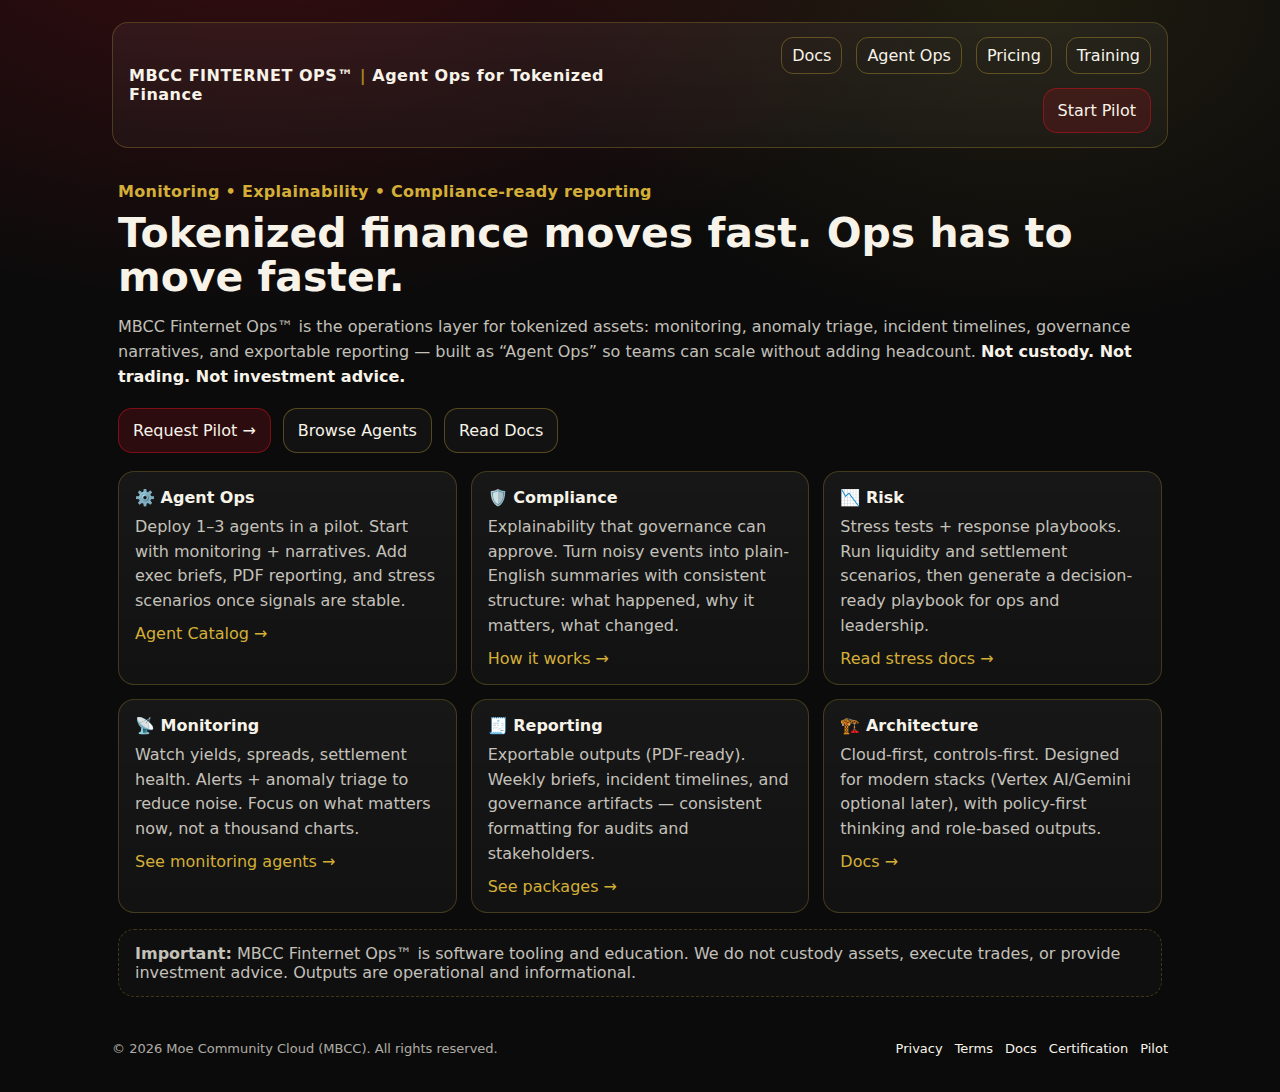
<file: index.html>
<!doctype html>
<html lang="en">
<head>
  <meta charset="utf-8" />
  <meta name="viewport" content="width=device-width,initial-scale=1" />
  <title>MBCC Finternet Ops™ | Agent Ops for Tokenized Finance</title>
  <meta name="description" content="MBCC Finternet Ops™ is the operations layer for tokenized assets: monitoring, anomaly triage, incident timelines, governance narratives, and exportable reporting — built as Agent Ops." />
  <style>
    :root{
      --bg:#0b0b0b; --fg:#f7f3e9; --muted:rgba(247,243,233,.78);
      --red:#c1121f; --gold:#d4af37; --gold2:#a8831e;
      --card:rgba(255,255,255,.04); --line:rgba(212,175,55,.25);
      --radius:16px;
    }
    *{box-sizing:border-box}
    body{
      margin:0; font-family:system-ui,-apple-system,Segoe UI,Roboto,Arial,sans-serif;
      color:var(--fg); background: radial-gradient(1200px 700px at 20% -10%, rgba(193,18,31,.25), transparent 60%),
                         radial-gradient(900px 600px at 80% 0%, rgba(212,175,55,.10), transparent 55%),
                         var(--bg);
    }
    a{color:var(--fg); text-decoration:none}
    a:hover{color:var(--gold)}
    .wrap{max-width:1100px; margin:0 auto; padding:22px}
    header{
      display:flex; align-items:center; justify-content:space-between; gap:12px;
      padding:14px 16px; border:1px solid var(--line); border-radius:var(--radius);
      background:linear-gradient(180deg, rgba(255,255,255,.05), rgba(255,255,255,.03));
    }
    .brand{font-weight:800; letter-spacing:.5px}
    nav{display:flex; gap:14px; flex-wrap:wrap; align-items:center; justify-content:flex-end}
    nav a{padding:8px 10px; border-radius:12px}
    nav a.primary{border:1px solid rgba(212,175,55,.35)}
    .hero{padding:34px 6px 8px}
    h1{margin:10px 0 8px; font-size:clamp(28px,3.2vw,44px); line-height:1.08}
    p{color:var(--muted); line-height:1.55}
    .kicker{color:var(--gold); font-weight:700; letter-spacing:.3px}
    .cta{display:flex; gap:12px; flex-wrap:wrap; margin-top:18px}
    .btn{
      display:inline-flex; align-items:center; justify-content:center; gap:10px;
      padding:12px 14px; border-radius:14px; border:1px solid rgba(212,175,55,.35);
      background:rgba(255,255,255,.03);
    }
    .btn.red{border-color:rgba(193,18,31,.55); background:rgba(193,18,31,.18)}
    .grid{
      display:grid; grid-template-columns:repeat(3, minmax(0, 1fr)); gap:14px;
      margin:18px 0 6px;
    }
    .card{
      border:1px solid var(--line); border-radius:var(--radius); padding:16px;
      background:linear-gradient(180deg, rgba(255,255,255,.05), rgba(255,255,255,.03));
      min-height:150px;
    }
    .card h3{margin:0 0 8px; font-size:16px}
    .card p{margin:0 0 10px}
    .card a{display:inline-flex; gap:8px; align-items:center; color:var(--gold)}
    .fineprint{
      margin-top:16px; padding:14px 16px; border-radius:var(--radius);
      border:1px dashed rgba(212,175,55,.25); color:rgba(247,243,233,.78);
      background:rgba(255,255,255,.02);
    }
    footer{
      margin-top:22px; padding:14px 0; color:rgba(247,243,233,.70); font-size:13px;
      display:flex; justify-content:space-between; gap:12px; flex-wrap:wrap;
    }
    .links{display:flex; gap:12px; flex-wrap:wrap}
    @media (max-width: 900px){ .grid{grid-template-columns:1fr} header{flex-direction:column; align-items:flex-start} nav{justify-content:flex-start}}
  </style>
</head>
<body>
  <div class="wrap">
    <header>
      <div class="brand">MBCC FINTERNET OPS™ <span style="color:var(--gold2)">|</span> Agent Ops for Tokenized Finance</div>
      <nav>
        <a href="/docs/" class="primary">Docs</a>
        <a href="/agents/" class="primary">Agent Ops</a>
        <a href="/pricing/" class="primary">Pricing</a>
        <a href="/training/" class="primary">Training</a>
        <a href="/pilot/" class="btn red">Start Pilot</a>
      </nav>
    </header>

    <section class="hero">
      <div class="kicker">Monitoring • Explainability • Compliance-ready reporting</div>
      <h1>Tokenized finance moves fast. Ops has to move faster.</h1>
      <p>
        MBCC Finternet Ops™ is the operations layer for tokenized assets: monitoring, anomaly triage, incident timelines,
        governance narratives, and exportable reporting — built as “Agent Ops” so teams can scale without adding headcount.
        <strong style="color:var(--fg)">Not custody. Not trading. Not investment advice.</strong>
      </p>
      <div class="cta">
        <a class="btn red" href="/pilot/">Request Pilot →</a>
        <a class="btn" href="/agents/">Browse Agents</a>
        <a class="btn" href="/docs/">Read Docs</a>
      </div>

      <div class="grid">
        <div class="card">
          <h3>⚙️ Agent Ops</h3>
          <p>Deploy 1–3 agents in a pilot. Start with monitoring + narratives. Add exec briefs, PDF reporting, and stress scenarios once signals are stable.</p>
          <a href="/agents/">Agent Catalog →</a>
        </div>
        <div class="card">
          <h3>🛡️ Compliance</h3>
          <p>Explainability that governance can approve. Turn noisy events into plain-English summaries with consistent structure: what happened, why it matters, what changed.</p>
          <a href="/docs/how-it-works/">How it works →</a>
        </div>
        <div class="card">
          <h3>📉 Risk</h3>
          <p>Stress tests + response playbooks. Run liquidity and settlement scenarios, then generate a decision-ready playbook for ops and leadership.</p>
          <a href="/docs/stress/">Read stress docs →</a>
        </div>
        <div class="card">
          <h3>📡 Monitoring</h3>
          <p>Watch yields, spreads, settlement health. Alerts + anomaly triage to reduce noise. Focus on what matters now, not a thousand charts.</p>
          <a href="/agents/#monitoring">See monitoring agents →</a>
        </div>
        <div class="card">
          <h3>🧾 Reporting</h3>
          <p>Exportable outputs (PDF-ready). Weekly briefs, incident timelines, and governance artifacts — consistent formatting for audits and stakeholders.</p>
          <a href="/pricing/">See packages →</a>
        </div>
        <div class="card">
          <h3>🏗️ Architecture</h3>
          <p>Cloud-first, controls-first. Designed for modern stacks (Vertex AI/Gemini optional later), with policy-first thinking and role-based outputs.</p>
          <a href="/docs/">Docs →</a>
        </div>
      </div>

      <div class="fineprint">
        <strong>Important:</strong> MBCC Finternet Ops™ is software tooling and education. We do not custody assets, execute trades, or provide investment advice.
        Outputs are operational and informational.
      </div>
    </section>

    <footer>
      <div>© 2026 Moe Community Cloud (MBCC). All rights reserved.</div>
      <div class="links">
        <a href="/privacy/">Privacy</a>
        <a href="/terms/">Terms</a>
        <a href="/docs/">Docs</a>
        <a href="/training/">Certification</a>
        <a href="/pilot/">Pilot</a>
      </div>
    </footer>
  </div>
</body>
</html>
</file>
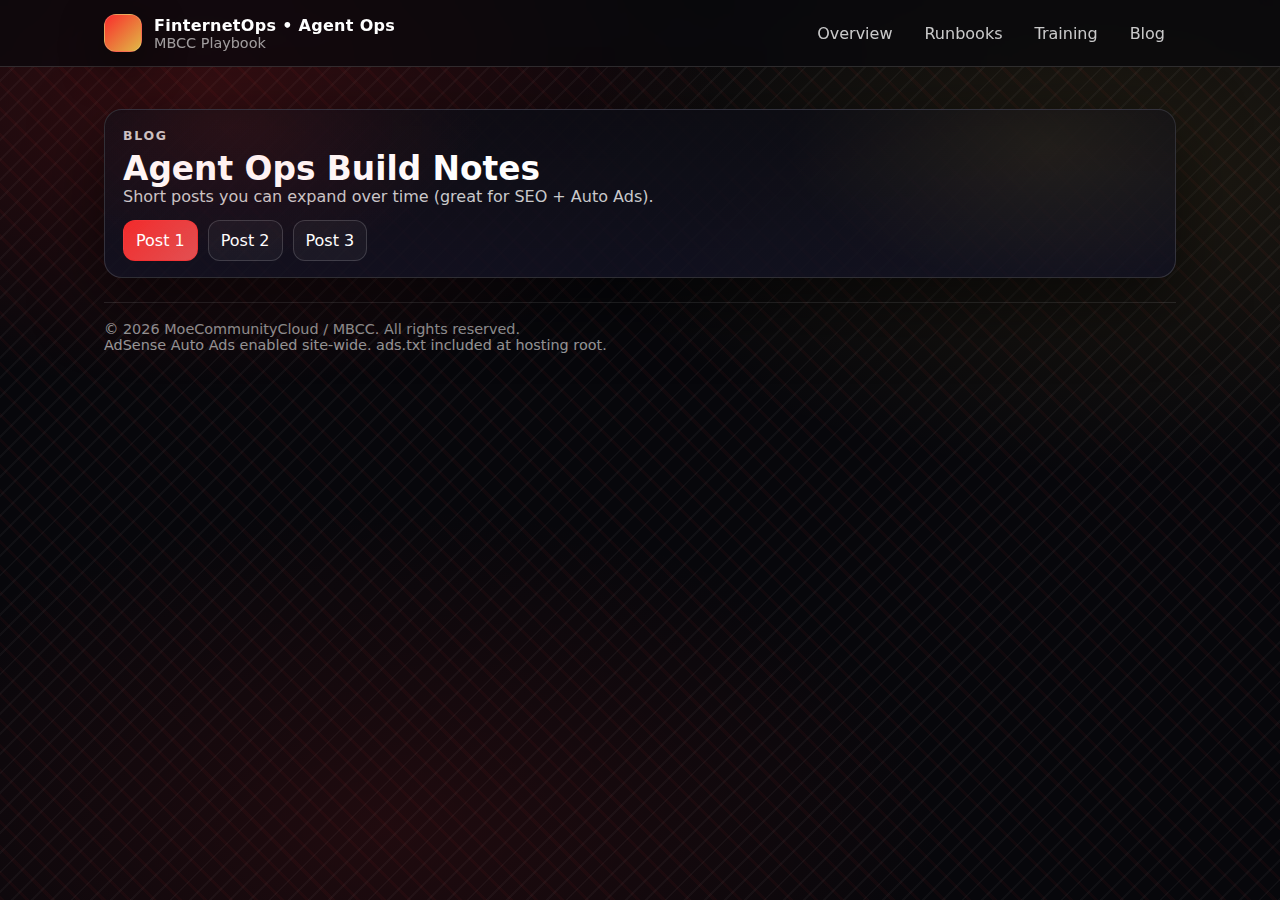
<file: blog/index.html>
<!doctype html>
<html lang="en">
<head>
  <meta charset="utf-8" />
  <meta name="viewport" content="width=device-width,initial-scale=1" />
  <meta name="description" content="FinternetOps • MBCC Agent Ops Playbook — governance-first patterns for building practical AI agents." />
  <title>FinternetOps • Agent Ops Blog</title>
  <link rel="stylesheet" href="/assets/styles.css" />
  <script async src="https://pagead2.googlesyndication.com/pagead/js/adsbygoogle.js?client=ca-pub-8387411349417007"
     crossorigin="anonymous"></script>
</head>
<body>
  <header class="nav">
    <div class="nav-inner">
      <a class="brand" href="/"><span class="logo" aria-hidden="true"></span><div><b>FinternetOps • Agent Ops</b><div class="small">MBCC Playbook</div></div></a>
      <nav class="links" aria-label="Primary">
        <a href="/#overview">Overview</a>
        <a href="/#runbooks">Runbooks</a>
        <a href="/training/index.html">Training</a>
        <a href="/blog/index.html">Blog</a>
      </nav>
    </div>
  </header>

  <main class="container">
    
<section class="section">
  <div class="card hero-card">
    <div class="kicker">Blog</div>
    <h1 class="h1">Agent Ops Build Notes</h1>
    <p class="sub">Short posts you can expand over time (great for SEO + Auto Ads).</p>
    <div class="actions">
      <a class="btn primary" href="/blog/post-1.html">Post 1</a>
      <a class="btn" href="/blog/post-2.html">Post 2</a>
      <a class="btn" href="/blog/post-3.html">Post 3</a>
    </div>
  </div>
</section>

    <footer class="footer">
      <div class="small">
        © 2026 MoeCommunityCloud / MBCC. All rights reserved.
        <br/>AdSense Auto Ads enabled site-wide. ads.txt included at hosting root.
      </div>
    </footer>
  </main>

  <script src="/assets/app.js"></script>
</body>
</html>
</file>
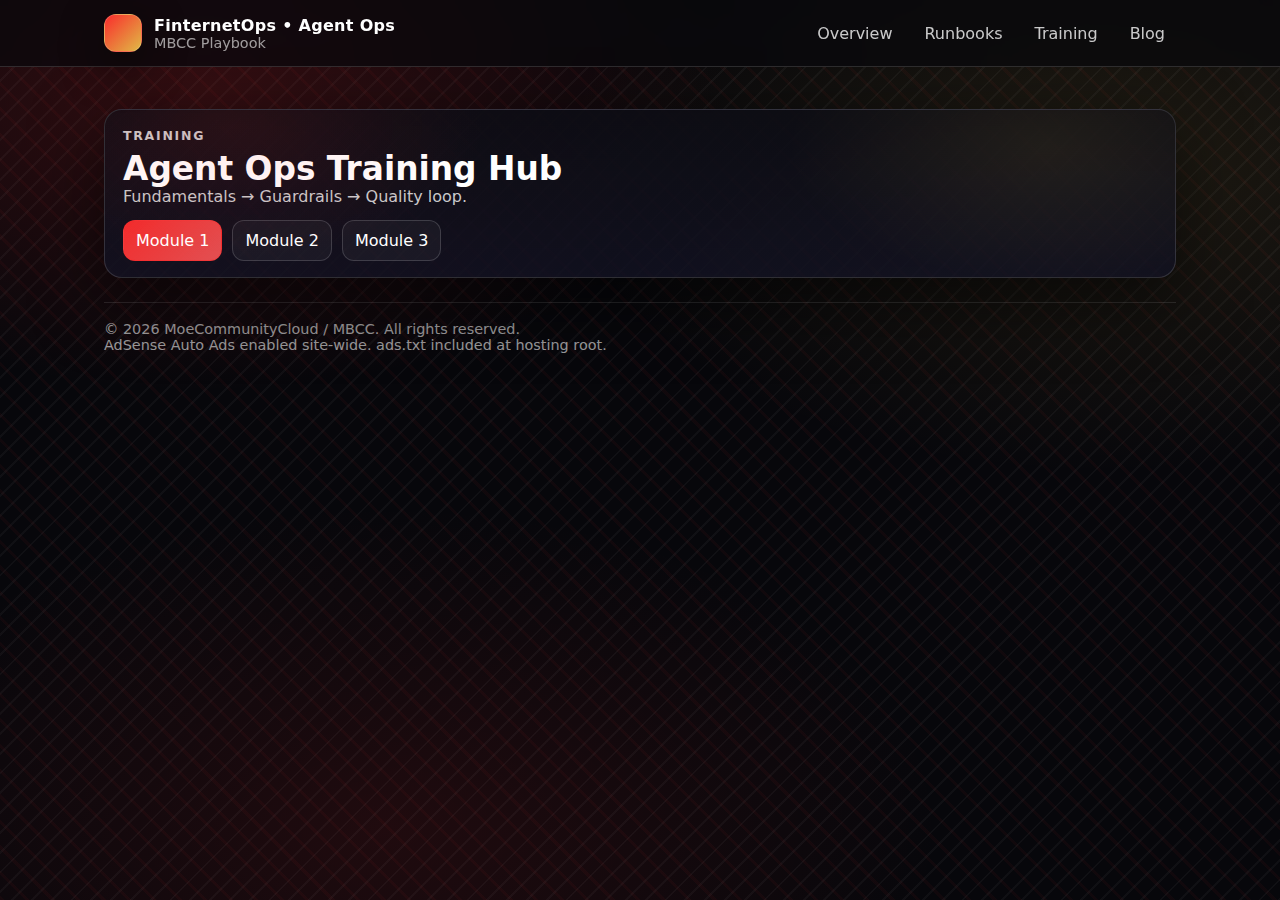
<file: training/index.html>
<!doctype html>
<html lang="en">
<head>
  <meta charset="utf-8" />
  <meta name="viewport" content="width=device-width,initial-scale=1" />
  <meta name="description" content="FinternetOps • MBCC Agent Ops Playbook — governance-first patterns for building practical AI agents." />
  <title>FinternetOps • Agent Ops Training</title>
  <link rel="stylesheet" href="/assets/styles.css" />
  <script async src="https://pagead2.googlesyndication.com/pagead/js/adsbygoogle.js?client=ca-pub-8387411349417007"
     crossorigin="anonymous"></script>
</head>
<body>
  <header class="nav">
    <div class="nav-inner">
      <a class="brand" href="/"><span class="logo" aria-hidden="true"></span><div><b>FinternetOps • Agent Ops</b><div class="small">MBCC Playbook</div></div></a>
      <nav class="links" aria-label="Primary">
        <a href="/#overview">Overview</a>
        <a href="/#runbooks">Runbooks</a>
        <a href="/training/index.html">Training</a>
        <a href="/blog/index.html">Blog</a>
      </nav>
    </div>
  </header>

  <main class="container">
    
<section class="section">
  <div class="card hero-card">
    <div class="kicker">Training</div>
    <h1 class="h1">Agent Ops Training Hub</h1>
    <p class="sub">Fundamentals → Guardrails → Quality loop.</p>
    <div class="actions">
      <a class="btn primary" href="/training/module-1.html">Module 1</a>
      <a class="btn" href="/training/module-2.html">Module 2</a>
      <a class="btn" href="/training/module-3.html">Module 3</a>
    </div>
  </div>
</section>

    <footer class="footer">
      <div class="small">
        © 2026 MoeCommunityCloud / MBCC. All rights reserved.
        <br/>AdSense Auto Ads enabled site-wide. ads.txt included at hosting root.
      </div>
    </footer>
  </main>

  <script src="/assets/app.js"></script>
</body>
</html>
</file>
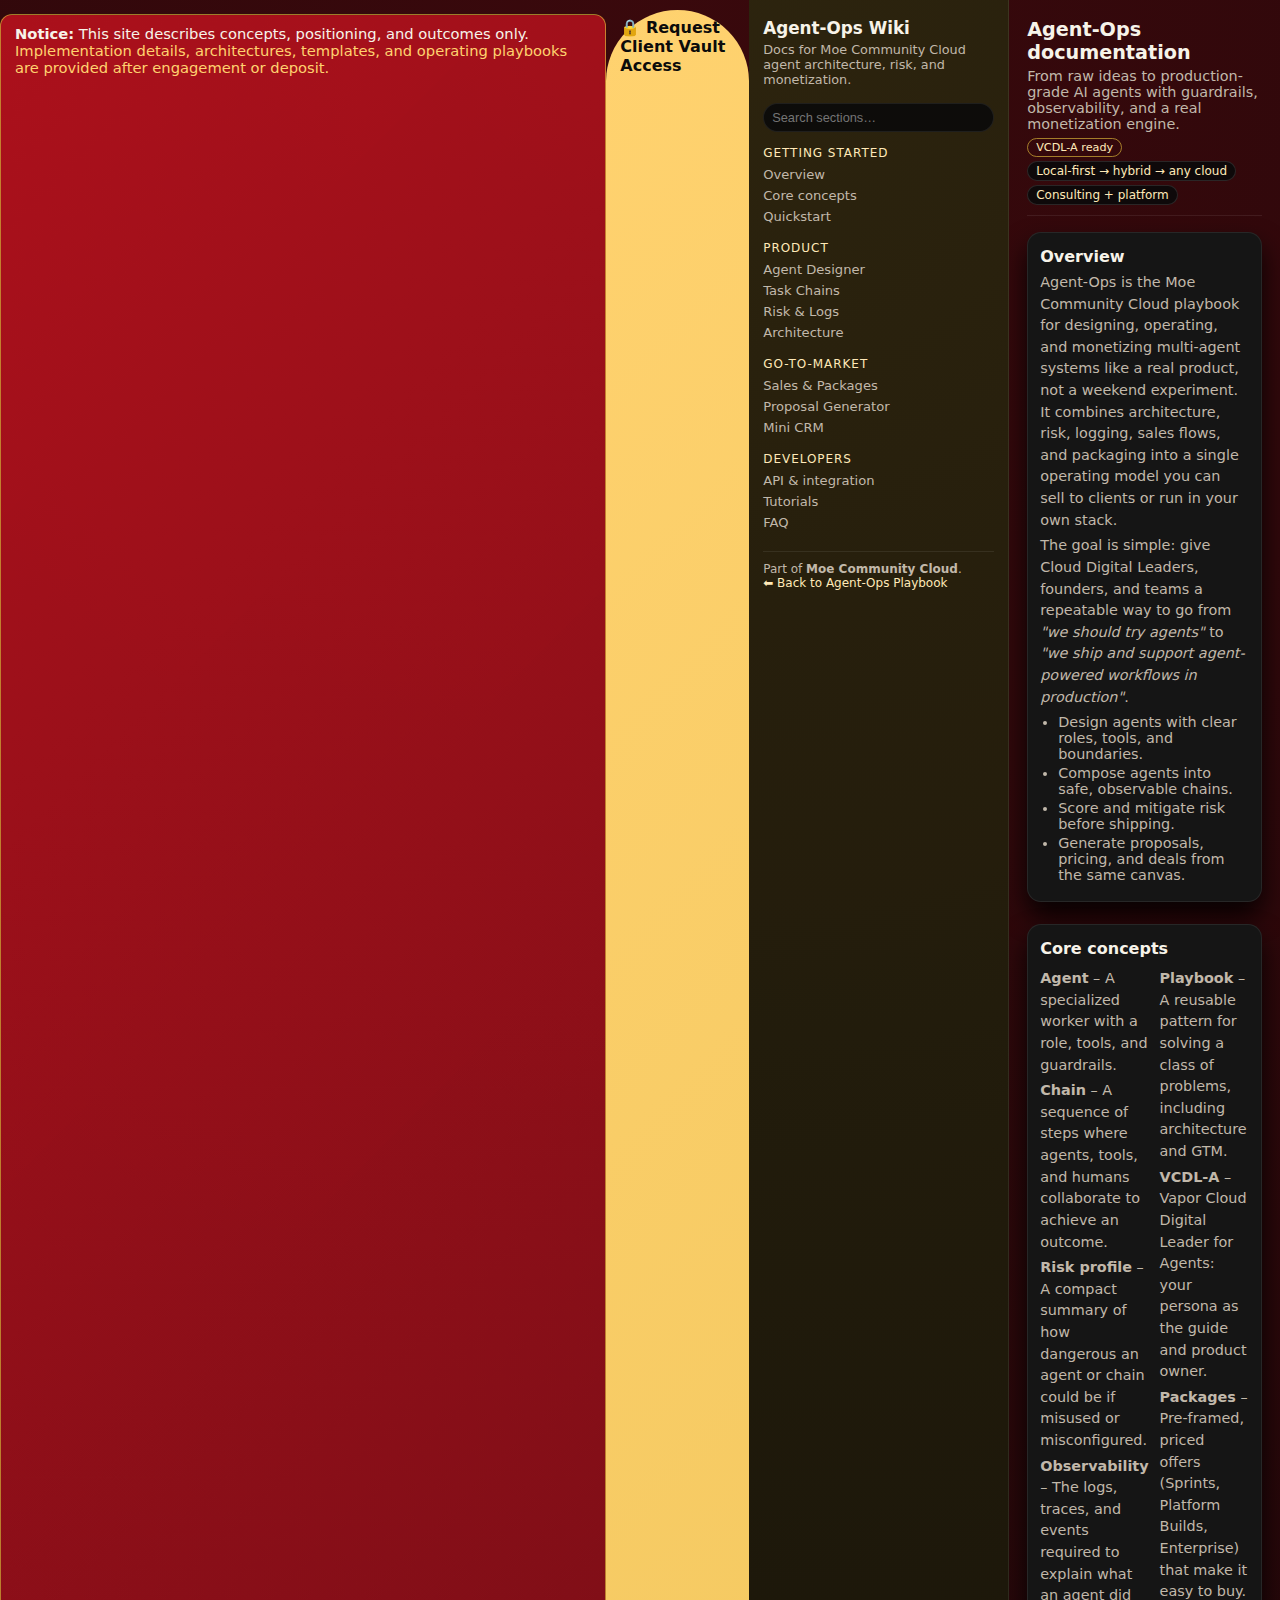
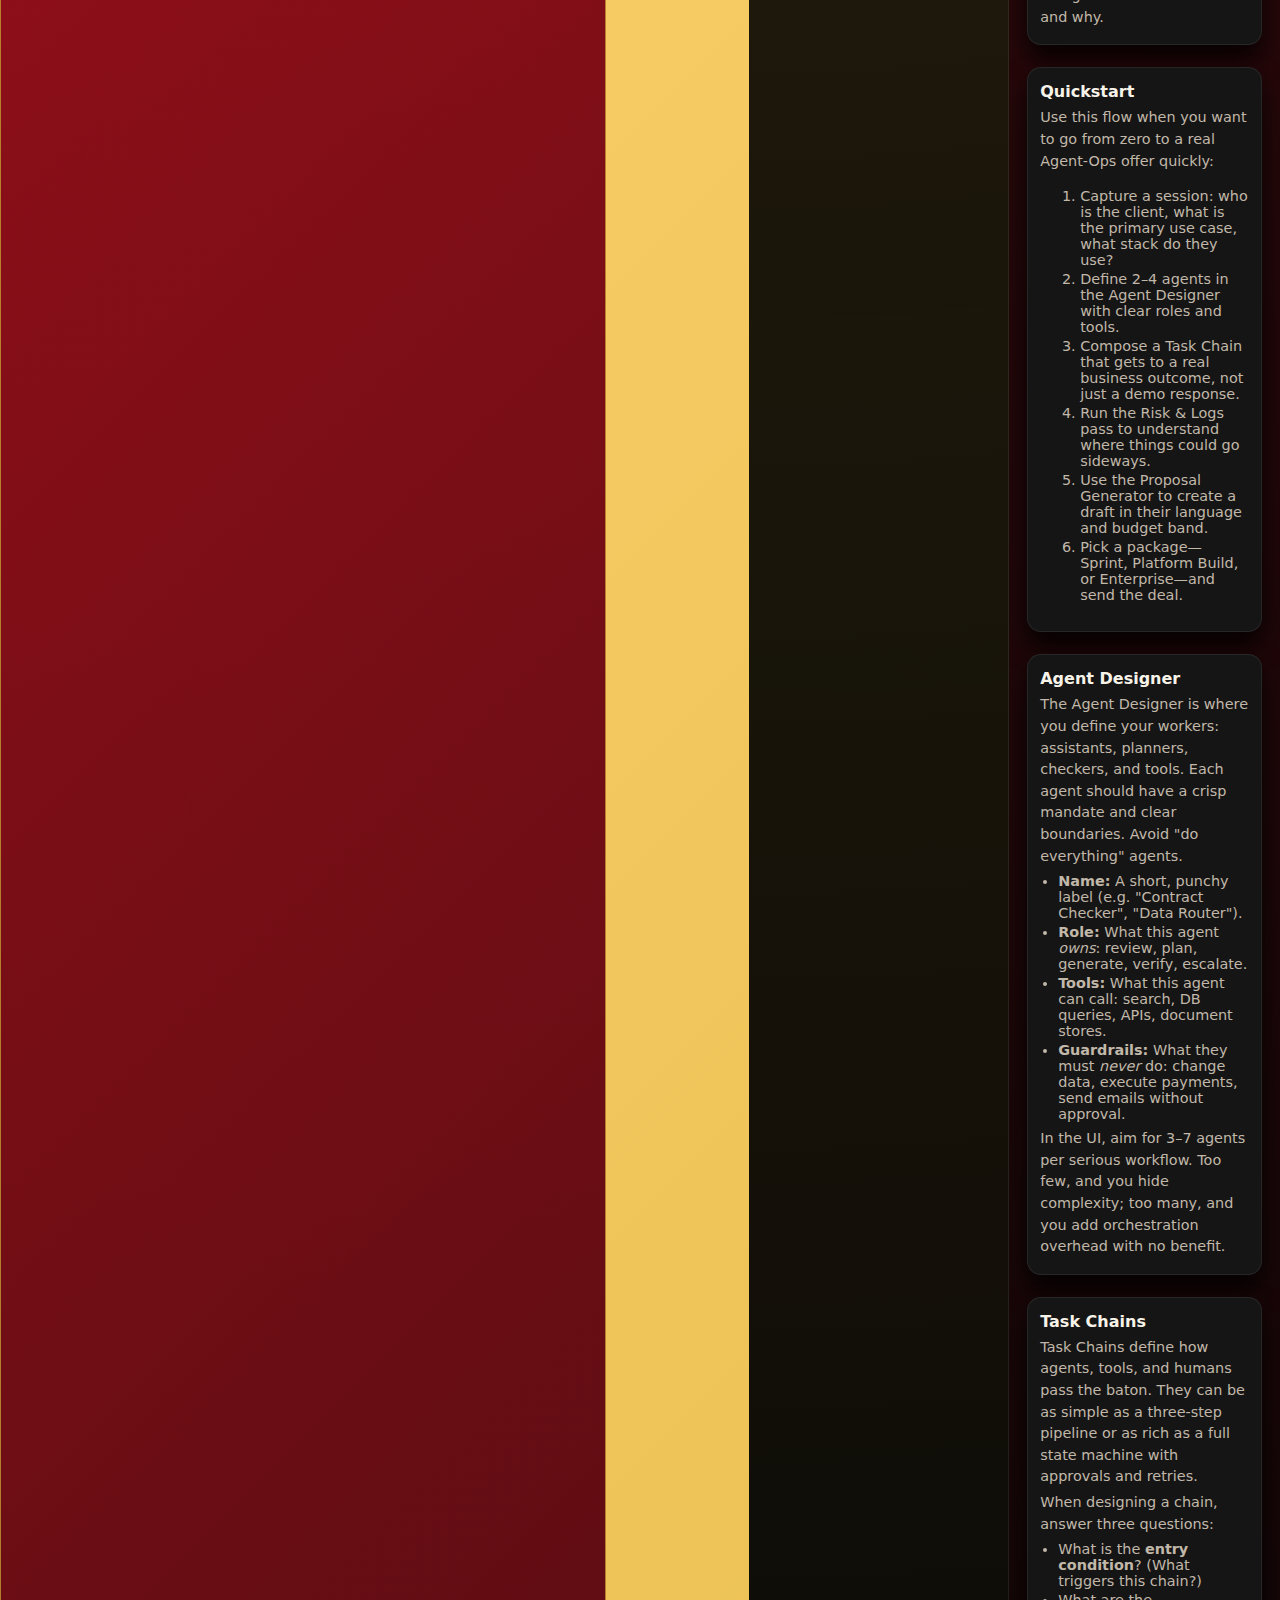
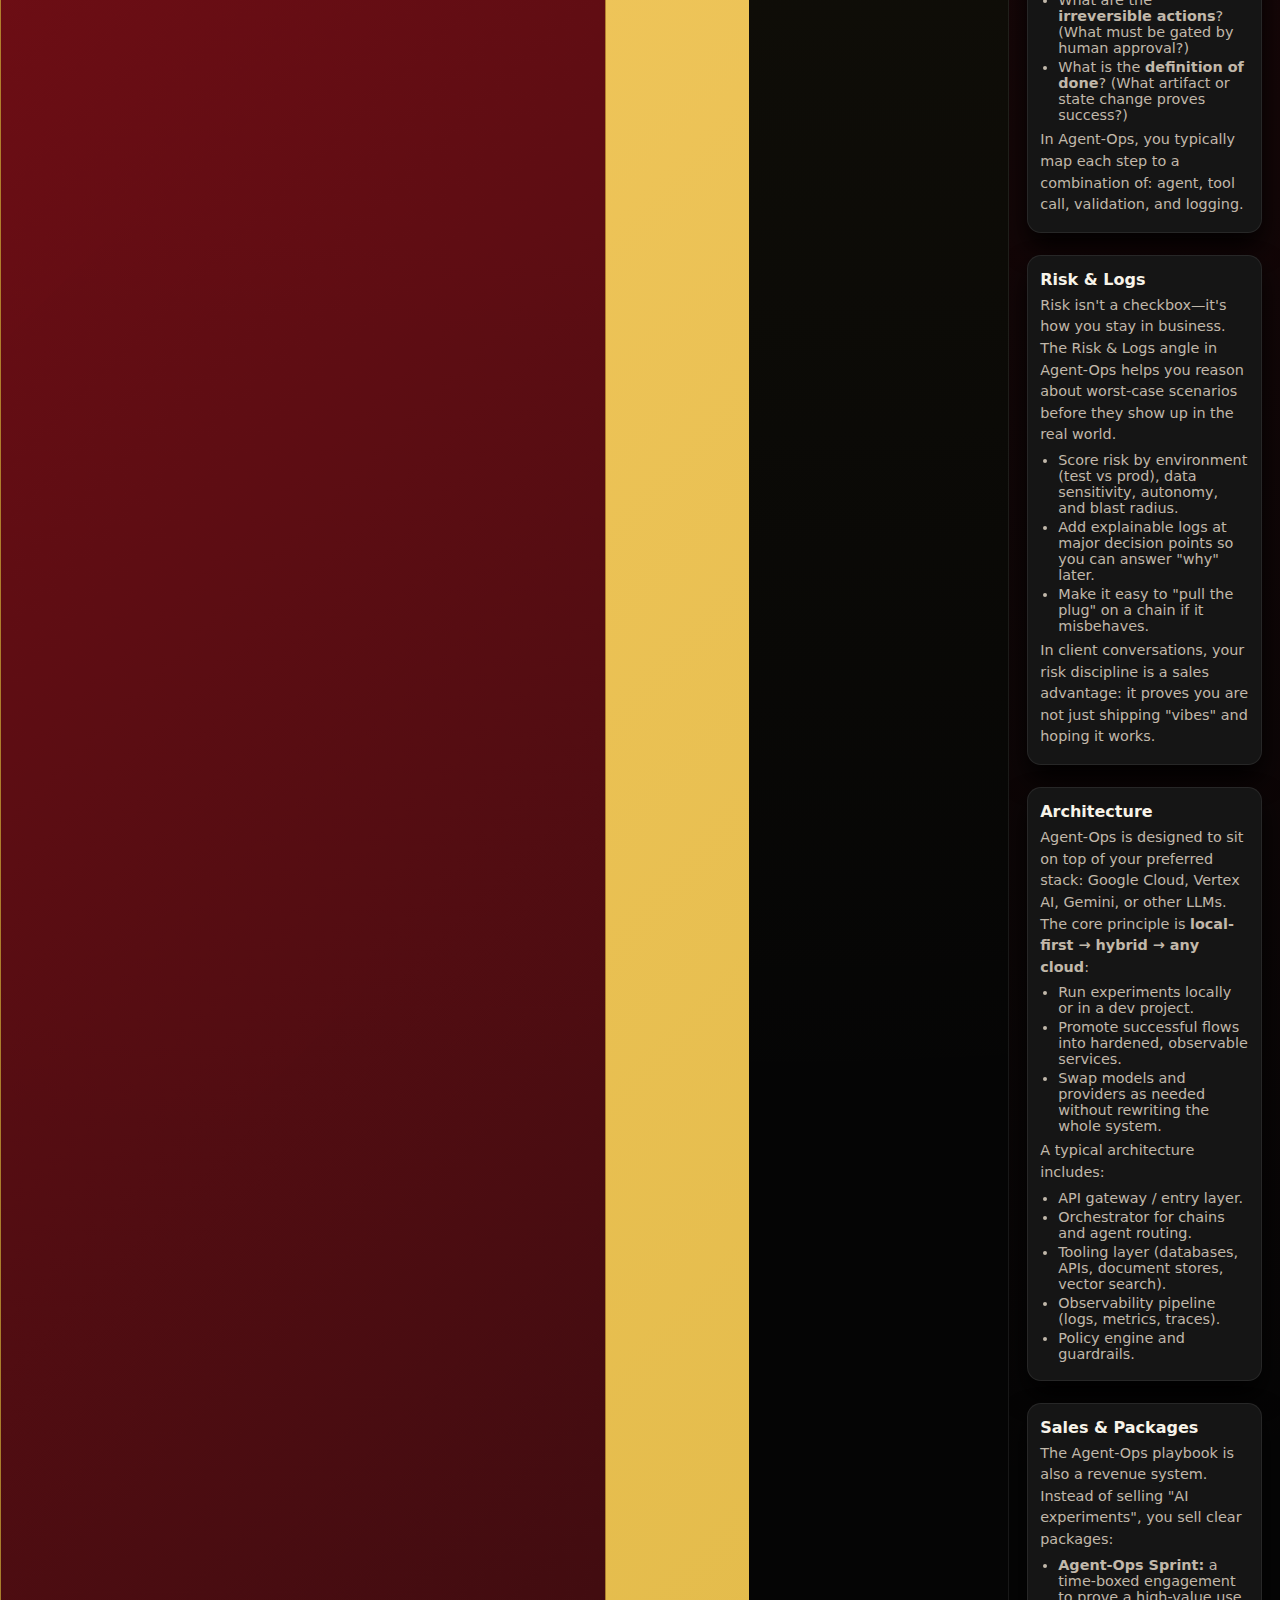
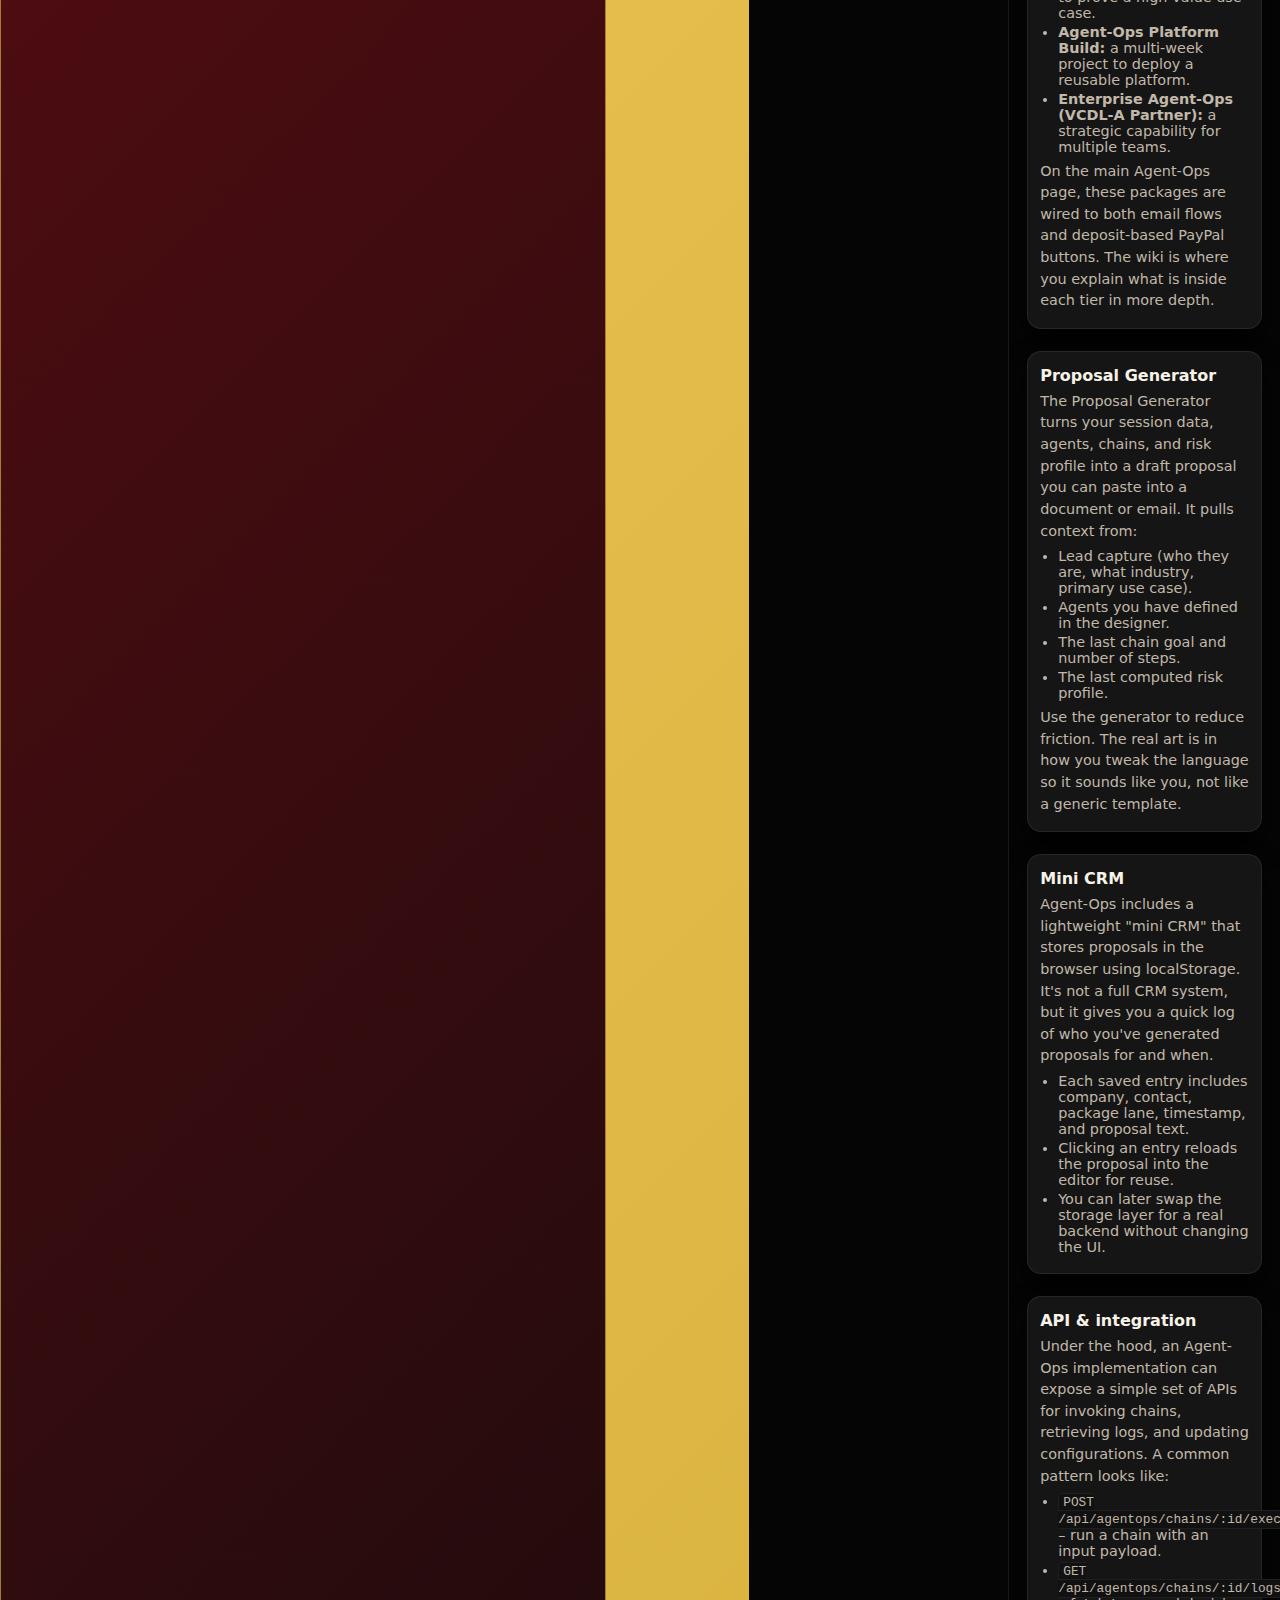
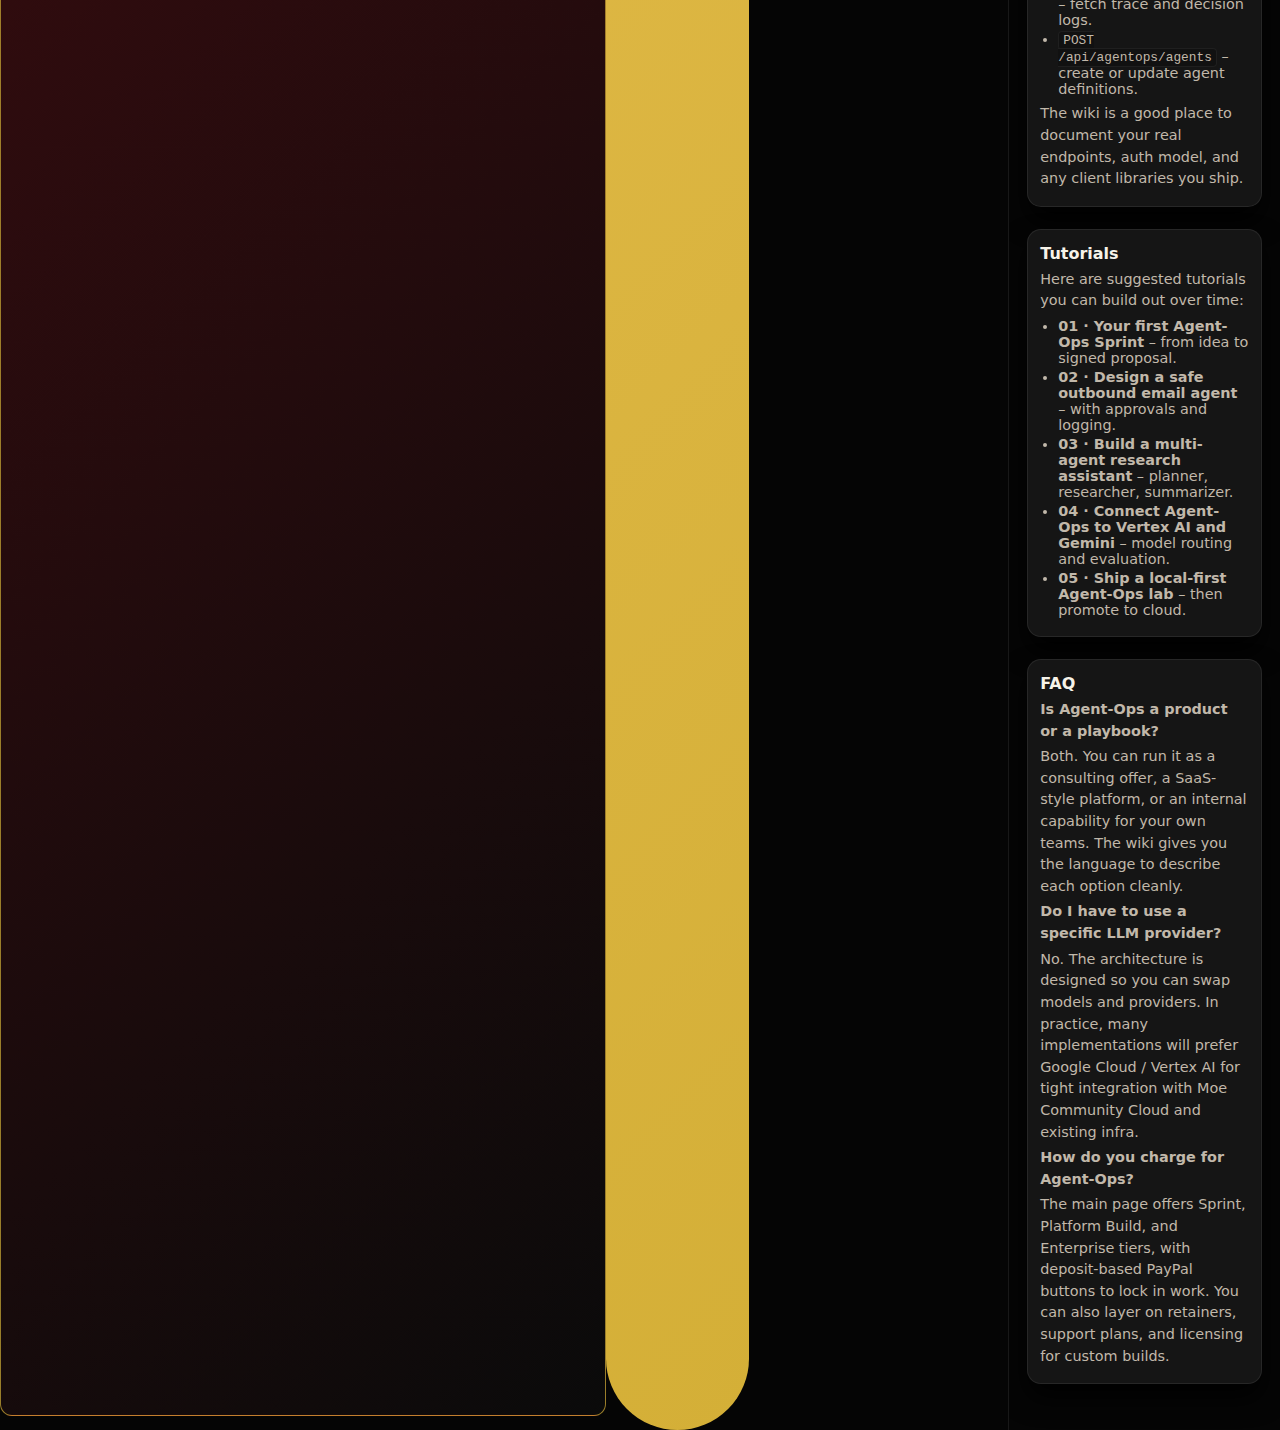
<file: wiki/index.html>
<!DOCTYPE html>
<html lang="en">
<head>
  <meta charset="UTF-8" />
  <meta name="viewport" content="width=device-width, initial-scale=1.0" />
  <title>Agent-Ops Wiki · Moe Community Cloud</title>
  <style>
    :root {
      --bg: #050505;
      --bg-elevated: #111;
      --bg-card: #151515;
      --accent-red: #c1121f;
      --accent-gold: #d4af37;
      --accent-gold-soft: #ffe9b8;
      --text-main: #f7f3e9;
      --text-muted: #c1b8aa;
      --border-subtle: rgba(255,255,255,0.08);
    }
    * {
      box-sizing: border-box;
    }
    body {
      margin: 0;
      font-family: system-ui, -apple-system, BlinkMacSystemFont, 'Segoe UI', sans-serif;
      background: radial-gradient(circle at top, rgba(193,18,31,0.28), transparent 60%), var(--bg);
      color: var(--text-main);
      display: flex;
      min-height: 100vh;
    }
    a {
      color: var(--accent-gold-soft);
      text-decoration: none;
    }
    a:hover {
      text-decoration: underline;
    }
    .layout {
      display: grid;
      grid-template-columns: 260px minmax(0, 1fr);
      width: 100%;
      max-width: 1200px;
      margin: 0 auto;
    }
    nav {
      border-right: 1px solid var(--border-subtle);
      padding: 18px 14px;
      background: radial-gradient(circle at top left, rgba(212,175,55,0.18), transparent 55%), rgba(5,5,5,0.96);
    }
    nav h1 {
      font-size: 1.05rem;
      margin: 0 0 4px;
    }
    nav .subtitle {
      font-size: 0.8rem;
      color: var(--text-muted);
      margin-bottom: 16px;
    }
    .nav-section-title {
      font-size: 0.75rem;
      text-transform: uppercase;
      letter-spacing: 0.08em;
      color: var(--accent-gold-soft);
      margin: 14px 0 4px;
    }
    .nav-links a {
      display: block;
      font-size: 0.82rem;
      padding: 3px 0;
      color: var(--text-muted);
    }
    .nav-links a:hover {
      color: var(--accent-gold-soft);
    }
    .nav-footer {
      font-size: 0.75rem;
      color: var(--text-muted);
      border-top: 1px solid var(--border-subtle);
      margin-top: 18px;
      padding-top: 10px;
    }
    .nav-footer a {
      color: var(--accent-gold-soft);
    }
    .search-box {
      margin-bottom: 8px;
    }
    .search-box input {
      width: 100%;
      padding: 6px 8px;
      border-radius: 999px;
      border: 1px solid var(--border-subtle);
      background: rgba(10,10,10,0.9);
      color: var(--text-main);
      font-size: 0.8rem;
    }
    main {
      padding: 18px 18px 24px;
      overflow-y: auto;
    }
    .page-header {
      margin-bottom: 16px;
      border-bottom: 1px solid var(--border-subtle);
      padding-bottom: 10px;
    }
    .page-header h2 {
      font-size: 1.2rem;
      margin: 0 0 4px;
    }
    .page-header .tagline {
      font-size: 0.9rem;
      color: var(--text-muted);
    }
    .badge {
      display: inline-flex;
      align-items: center;
      border-radius: 999px;
      border: 1px solid rgba(212,175,55,0.7);
      font-size: 0.7rem;
      padding: 2px 8px;
      margin-right: 6px;
      color: var(--accent-gold-soft);
    }
    section {
      margin-bottom: 22px;
      padding: 14px 12px 12px;
      border-radius: 14px;
      background: var(--bg-card);
      border: 1px solid var(--border-subtle);
      box-shadow: 0 14px 26px rgba(0,0,0,0.85);
    }
    section h3 {
      margin-top: 0;
      margin-bottom: 6px;
      font-size: 1rem;
    }
    section p {
      font-size: 0.9rem;
      line-height: 1.5;
      margin: 4px 0;
      color: var(--text-muted);
    }
    ul {
      margin: 6px 0 6px 18px;
      padding: 0;
    }
    li {
      font-size: 0.9rem;
      color: var(--text-muted);
      margin-bottom: 3px;
    }
    code {
      font-family: ui-monospace, SFMono-Regular, Menlo, Monaco, Consolas, 'Liberation Mono', 'Courier New', monospace;
      font-size: 0.8rem;
      background: #111;
      padding: 1px 4px;
      border-radius: 4px;
      border: 1px solid rgba(255,255,255,0.06);
    }
    .two-col {
      display: grid;
      grid-template-columns: minmax(0, 1.1fr) minmax(0, 0.9fr);
      gap: 10px;
    }
    .pill-row {
      display: flex;
      flex-wrap: wrap;
      gap: 4px;
      margin-top: 4px;
    }
    .pill {
      font-size: 0.75rem;
      padding: 2px 8px;
      border-radius: 999px;
      border: 1px solid rgba(255,255,255,0.12);
      color: var(--accent-gold-soft);
      background: rgba(10,10,10,0.9);
    }
    @media (max-width: 900px) {
      .layout {
        grid-template-columns: minmax(0, 1fr);
      }
      nav {
        border-right: none;
        border-bottom: 1px solid var(--border-subtle);
      }
    }
    @media (max-width: 600px) {
      .two-col {
        grid-template-columns: minmax(0, 1fr);
      }
    }
  </style>
</head>
<body>
<!-- IP Protection Banner -->
<div style="
  background: linear-gradient(135deg, rgba(193,18,31,0.85), rgba(11,11,11,0.95));
  border:1px solid rgba(212,175,55,0.7);
  border-radius:12px;
  padding:10px 14px;
  margin:14px 0 14px;
  color:#f7f3e9;
  font-size:0.92rem;
">
  <strong>Notice:</strong> This site describes concepts, positioning, and outcomes only.
  <span style="color:#ffd26f;">
    Implementation details, architectures, templates, and operating playbooks are provided after engagement or deposit.
  </span>
</div>
<a href="mailto:moeknowmoe24@gmail.com?subject=MBCC%20Client%20Vault%20Access%20Request&body=Hi%20MBCC%20Team%2C%0A%0AI%27d%20like%20access%20to%20the%20Client%20Vault%20implementation%20assets.%0A%0APage%3A%20https://agentops.moecommunitycloud.com/wiki/%0AName%3A%20%0AEmail%3A%20%0ACompany%3A%20%0ARequested%20Package%3A%20%0A%0AThanks%2C"
   style="display:inline-block;margin-top:10px;padding:8px 14px;border-radius:999px;background:linear-gradient(135deg,#ffd26f,#d4af37);color:#0b0b0b;text-decoration:none;font-weight:700;">
  🔒 Request Client Vault Access
</a>
  <div class="layout">
    <nav>
      <h1>Agent-Ops Wiki</h1>
      <div class="subtitle">Docs for Moe Community Cloud agent architecture, risk, and monetization.</div>

      <div class="search-box">
        <input type="text" id="searchBox" placeholder="Search sections…" />
      </div>

      <div class="nav-section-title">Getting started</div>
      <div class="nav-links">
        <a href="#overview">Overview</a>
        <a href="#concepts">Core concepts</a>
        <a href="#quickstart">Quickstart</a>
      </div>

      <div class="nav-section-title">Product</div>
      <div class="nav-links">
        <a href="#agent-designer">Agent Designer</a>
        <a href="#task-chains">Task Chains</a>
        <a href="#risk-logs">Risk & Logs</a>
        <a href="#architecture">Architecture</a>
      </div>

      <div class="nav-section-title">Go-to-market</div>
      <div class="nav-links">
        <a href="#sales-packages">Sales & Packages</a>
        <a href="#proposal-generator">Proposal Generator</a>
        <a href="#mini-crm">Mini CRM</a>
      </div>

      <div class="nav-section-title">Developers</div>
      <div class="nav-links">
        <a href="#api">API & integration</a>
        <a href="#tutorials">Tutorials</a>
        <a href="#faq">FAQ</a>
      </div>

      <div class="nav-footer">
        Part of <strong>Moe Community Cloud</strong>.<br/>
        <a href="https://agentops.moecommunitycloud.com/">⬅ Back to Agent-Ops Playbook</a>
      </div>
    </nav>
    <main id="wiki-main">
      <div class="page-header">
        <h2>Agent-Ops documentation</h2>
        <div class="tagline">
          From raw ideas to production-grade AI agents with guardrails, observability, and a real monetization engine.
        </div>
        <div class="pill-row" style="margin-top:6px;">
          <span class="badge">VCDL-A ready</span>
          <span class="pill">Local-first → hybrid → any cloud</span>
          <span class="pill">Consulting + platform</span>
        </div>
      </div>

      <section id="overview">
        <h3>Overview</h3>
        <p>
          Agent-Ops is the Moe Community Cloud playbook for designing, operating, and monetizing multi-agent systems
          like a real product, not a weekend experiment. It combines architecture, risk, logging, sales flows, and
          packaging into a single operating model you can sell to clients or run in your own stack.
        </p>
        <p>
          The goal is simple: give Cloud Digital Leaders, founders, and teams a repeatable way to go from
          <em>&quot;we should try agents&quot;</em> to <em>&quot;we ship and support agent-powered workflows in production&quot;</em>.
        </p>
        <ul>
          <li>Design agents with clear roles, tools, and boundaries.</li>
          <li>Compose agents into safe, observable chains.</li>
          <li>Score and mitigate risk before shipping.</li>
          <li>Generate proposals, pricing, and deals from the same canvas.</li>
        </ul>
      </section>

      <section id="concepts">
        <h3>Core concepts</h3>
        <div class="two-col">
          <div>
            <p><strong>Agent</strong> – A specialized worker with a role, tools, and guardrails.</p>
            <p><strong>Chain</strong> – A sequence of steps where agents, tools, and humans collaborate to achieve an outcome.</p>
            <p><strong>Risk profile</strong> – A compact summary of how dangerous an agent or chain could be if misused or misconfigured.</p>
            <p><strong>Observability</strong> – The logs, traces, and events required to explain what an agent did and why.</p>
          </div>
          <div>
            <p><strong>Playbook</strong> – A reusable pattern for solving a class of problems, including architecture and GTM.</p>
            <p><strong>VCDL-A</strong> – Vapor Cloud Digital Leader for Agents: your persona as the guide and product owner.</p>
            <p><strong>Packages</strong> – Pre-framed, priced offers (Sprints, Platform Builds, Enterprise) that make it easy to buy.</p>
          </div>
        </div>
      </section>

      <section id="quickstart">
        <h3>Quickstart</h3>
        <p>Use this flow when you want to go from zero to a real Agent-Ops offer quickly:</p>
        <ol>
          <li>Capture a session: who is the client, what is the primary use case, what stack do they use?</li>
          <li>Define 2–4 agents in the Agent Designer with clear roles and tools.</li>
          <li>Compose a Task Chain that gets to a real business outcome, not just a demo response.</li>
          <li>Run the Risk &amp; Logs pass to understand where things could go sideways.</li>
          <li>Use the Proposal Generator to create a draft in their language and budget band.</li>
          <li>Pick a package—Sprint, Platform Build, or Enterprise—and send the deal.</li>
        </ol>
      </section>

      <section id="agent-designer">
        <h3>Agent Designer</h3>
        <p>
          The Agent Designer is where you define your workers: assistants, planners, checkers, and tools. Each agent
          should have a crisp mandate and clear boundaries. Avoid &quot;do everything&quot; agents.
        </p>
        <ul>
          <li><strong>Name:</strong> A short, punchy label (e.g. &quot;Contract Checker&quot;, &quot;Data Router&quot;).</li>
          <li><strong>Role:</strong> What this agent <em>owns</em>: review, plan, generate, verify, escalate.</li>
          <li><strong>Tools:</strong> What this agent can call: search, DB queries, APIs, document stores.</li>
          <li><strong>Guardrails:</strong> What they must <em>never</em> do: change data, execute payments, send emails without approval.</li>
        </ul>
        <p>
          In the UI, aim for 3–7 agents per serious workflow. Too few, and you hide complexity; too many, and you
          add orchestration overhead with no benefit.
        </p>
      </section>

      <section id="task-chains">
        <h3>Task Chains</h3>
        <p>
          Task Chains define how agents, tools, and humans pass the baton. They can be as simple as a three-step
          pipeline or as rich as a full state machine with approvals and retries.
        </p>
        <p>When designing a chain, answer three questions:</p>
        <ul>
          <li>What is the <strong>entry condition</strong>? (What triggers this chain?)</li>
          <li>What are the <strong>irreversible actions</strong>? (What must be gated by human approval?)</li>
          <li>What is the <strong>definition of done</strong>? (What artifact or state change proves success?)</li>
        </ul>
        <p>
          In Agent-Ops, you typically map each step to a combination of: agent, tool call, validation, and logging.
        </p>
      </section>

      <section id="risk-logs">
        <h3>Risk &amp; Logs</h3>
        <p>
          Risk isn&apos;t a checkbox—it&apos;s how you stay in business. The Risk &amp; Logs angle in Agent-Ops helps you
          reason about worst-case scenarios before they show up in the real world.
        </p>
        <ul>
          <li>Score risk by environment (test vs prod), data sensitivity, autonomy, and blast radius.</li>
          <li>Add explainable logs at major decision points so you can answer &quot;why&quot; later.</li>
          <li>Make it easy to &quot;pull the plug&quot; on a chain if it misbehaves.</li>
        </ul>
        <p>
          In client conversations, your risk discipline is a sales advantage: it proves you are not just
          shipping &quot;vibes&quot; and hoping it works.
        </p>
      </section>

      <section id="architecture">
        <h3>Architecture</h3>
        <p>
          Agent-Ops is designed to sit on top of your preferred stack: Google Cloud, Vertex AI, Gemini, or other LLMs.
          The core principle is <strong>local-first → hybrid → any cloud</strong>:
        </p>
        <ul>
          <li>Run experiments locally or in a dev project.</li>
          <li>Promote successful flows into hardened, observable services.</li>
          <li>Swap models and providers as needed without rewriting the whole system.</li>
        </ul>
        <p>
          A typical architecture includes:
        </p>
        <ul>
          <li>API gateway / entry layer.</li>
          <li>Orchestrator for chains and agent routing.</li>
          <li>Tooling layer (databases, APIs, document stores, vector search).</li>
          <li>Observability pipeline (logs, metrics, traces).</li>
          <li>Policy engine and guardrails.</li>
        </ul>
      </section>

      <section id="sales-packages">
        <h3>Sales &amp; Packages</h3>
        <p>
          The Agent-Ops playbook is also a revenue system. Instead of selling &quot;AI experiments&quot;, you sell
          clear packages:
        </p>
        <ul>
          <li><strong>Agent-Ops Sprint:</strong> a time-boxed engagement to prove a high-value use case.</li>
          <li><strong>Agent-Ops Platform Build:</strong> a multi-week project to deploy a reusable platform.</li>
          <li><strong>Enterprise Agent-Ops (VCDL-A Partner):</strong> a strategic capability for multiple teams.</li>
        </ul>
        <p>
          On the main Agent-Ops page, these packages are wired to both email flows and deposit-based PayPal buttons.
          The wiki is where you explain what is inside each tier in more depth.
        </p>
      </section>

      <section id="proposal-generator">
        <h3>Proposal Generator</h3>
        <p>
          The Proposal Generator turns your session data, agents, chains, and risk profile into a draft proposal
          you can paste into a document or email. It pulls context from:
        </p>
        <ul>
          <li>Lead capture (who they are, what industry, primary use case).</li>
          <li>Agents you have defined in the designer.</li>
          <li>The last chain goal and number of steps.</li>
          <li>The last computed risk profile.</li>
        </ul>
        <p>
          Use the generator to reduce friction. The real art is in how you tweak the language so it sounds like you,
          not like a generic template.
        </p>
      </section>

      <section id="mini-crm">
        <h3>Mini CRM</h3>
        <p>
          Agent-Ops includes a lightweight &quot;mini CRM&quot; that stores proposals in the browser using localStorage.
          It&apos;s not a full CRM system, but it gives you a quick log of who you&apos;ve generated proposals for and when.
        </p>
        <ul>
          <li>Each saved entry includes company, contact, package lane, timestamp, and proposal text.</li>
          <li>Clicking an entry reloads the proposal into the editor for reuse.</li>
          <li>You can later swap the storage layer for a real backend without changing the UI.</li>
        </ul>
      </section>

      <section id="api">
        <h3>API &amp; integration</h3>
        <p>
          Under the hood, an Agent-Ops implementation can expose a simple set of APIs for invoking chains,
          retrieving logs, and updating configurations. A common pattern looks like:
        </p>
        <ul>
          <li><code>POST /api/agentops/chains/:id/execute</code> – run a chain with an input payload.</li>
          <li><code>GET /api/agentops/chains/:id/logs</code> – fetch trace and decision logs.</li>
          <li><code>POST /api/agentops/agents</code> – create or update agent definitions.</li>
        </ul>
        <p>
          The wiki is a good place to document your real endpoints, auth model, and any client libraries you ship.
        </p>
      </section>

      <section id="tutorials">
        <h3>Tutorials</h3>
        <p>Here are suggested tutorials you can build out over time:</p>
        <ul>
          <li><strong>01 · Your first Agent-Ops Sprint</strong> – from idea to signed proposal.</li>
          <li><strong>02 · Design a safe outbound email agent</strong> – with approvals and logging.</li>
          <li><strong>03 · Build a multi-agent research assistant</strong> – planner, researcher, summarizer.</li>
          <li><strong>04 · Connect Agent-Ops to Vertex AI and Gemini</strong> – model routing and evaluation.</li>
          <li><strong>05 · Ship a local-first Agent-Ops lab</strong> – then promote to cloud.</li>
        </ul>
      </section>

      <section id="faq">
        <h3>FAQ</h3>
        <p><strong>Is Agent-Ops a product or a playbook?</strong></p>
        <p>
          Both. You can run it as a consulting offer, a SaaS-style platform, or an internal capability for your own
          teams. The wiki gives you the language to describe each option cleanly.
        </p>
        <p><strong>Do I have to use a specific LLM provider?</strong></p>
        <p>
          No. The architecture is designed so you can swap models and providers. In practice, many implementations
          will prefer Google Cloud / Vertex AI for tight integration with Moe Community Cloud and existing infra.
        </p>
        <p><strong>How do you charge for Agent-Ops?</strong></p>
        <p>
          The main page offers Sprint, Platform Build, and Enterprise tiers, with deposit-based PayPal buttons to
          lock in work. You can also layer on retainers, support plans, and licensing for custom builds.
        </p>
      </section>
    </main>
  </div>
  <script>
    // Simple client-side section search: hides sections whose text doesn't match.
    const searchBox = document.getElementById('searchBox');
    const mainEl = document.getElementById('wiki-main');
    const sections = Array.from(mainEl.querySelectorAll('section'));

    function normalize(str) {
      return (str || '').toLowerCase();
    }

    searchBox.addEventListener('input', () => {
      const q = normalize(searchBox.value);
      if (!q) {
        sections.forEach(sec => { sec.style.display = ''; });
        return;
      }
      sections.forEach(sec => {
        const text = normalize(sec.innerText);
        sec.style.display = text.includes(q) ? '' : 'none';
      });
    });
  </script>
</body>
</html>
</file>
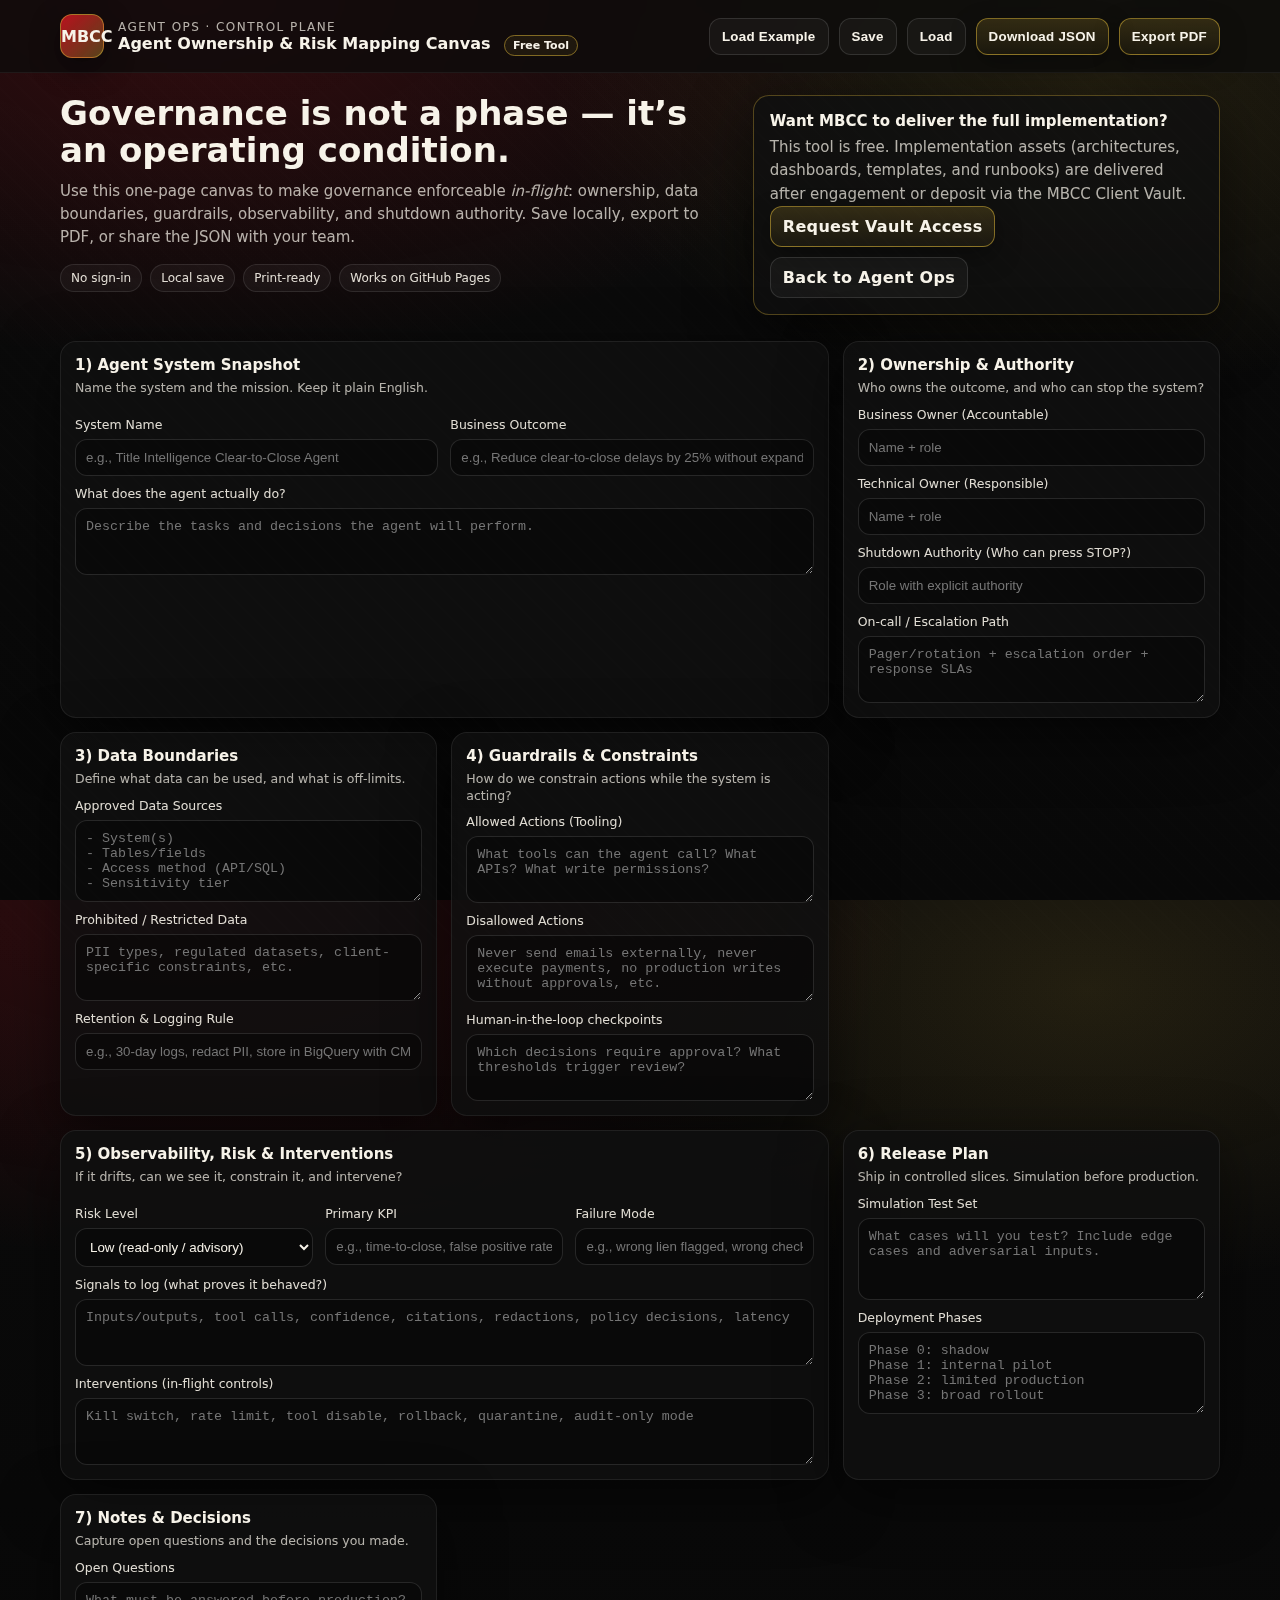
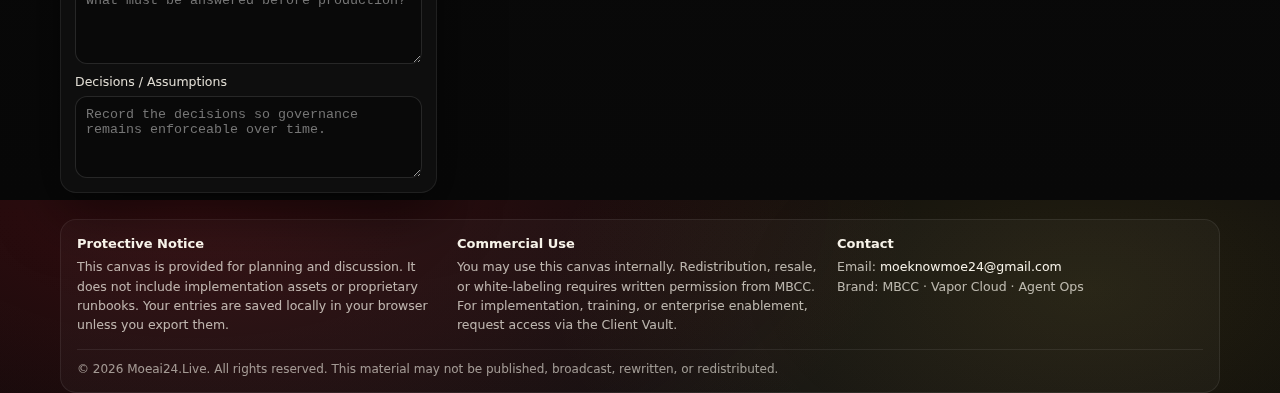
<file: tools/canvas/index.html>
<!doctype html>
<html lang="en">
<head>
  <meta charset="utf-8"/>
  <meta name="viewport" content="width=device-width, initial-scale=1"/>
  <title>Agent Ops Control Plane™ — Free Canvas Tool</title>
  <meta name="description" content="Free Agent Ownership & Risk Mapping Canvas by MBCC Agent Ops. Map owners, data boundaries, guardrails, and shutdown authority in one page."/>
  <meta name="robots" content="index,follow"/>
  <link rel="canonical" href="https://agentops.moecommunitycloud.com/tools/agent-ownership-canvas/"/>
  <link rel="stylesheet" href="styles.css"/>
</head>
<body>
  <header class="topbar">
    <div class="container">
      <div class="brand">
        <div class="mark">MBCC</div>
        <div class="brandtext">
          <div class="kicker">Agent Ops · Control Plane</div>
          <div class="title">Agent Ownership & Risk Mapping Canvas <span class="badge">Free Tool</span></div>
        </div>
      </div>
      <div class="actions">
        <button class="btn ghost" id="btnExample" title="Load an example">Load Example</button>
        <button class="btn ghost" id="btnSave" title="Save to your browser">Save</button>
        <button class="btn ghost" id="btnLoad" title="Load last saved">Load</button>
        <button class="btn" id="btnDownloadJson">Download JSON</button>
        <button class="btn" id="btnPrint">Export PDF</button>
      </div>
    </div>
  </header>

  <main class="container">
    <section class="hero">
      <div class="heroLeft">
        <h1>Governance is not a phase — it’s an operating condition.</h1>
        <p>
          Use this one-page canvas to make governance enforceable <em>in-flight</em>:
          ownership, data boundaries, guardrails, observability, and shutdown authority.
          Save locally, export to PDF, or share the JSON with your team.
        </p>
        <div class="micro">
          <span class="pill">No sign-in</span>
          <span class="pill">Local save</span>
          <span class="pill">Print-ready</span>
          <span class="pill">Works on GitHub Pages</span>
        </div>
      </div>
      <aside class="heroRight">
        <div class="callout">
          <div class="calloutTitle">Want MBCC to deliver the full implementation?</div>
          <p class="calloutText">This tool is free. Implementation assets (architectures, dashboards, templates, and runbooks) are delivered after engagement or deposit via the MBCC Client Vault.</p>
          <div class="calloutActions">
            <a class="btn" href="mailto:moeknowmoe24@gmail.com?subject=Agent%20Ops%20Canvas%20-%20Request%20Vault%20Access&body=Hi%20MBCC%20Team%2C%0A%0AI%20used%20the%20Agent%20Ownership%20%26%20Risk%20Mapping%20Canvas%20and%20want%20help%20implementing%20Agent%20Ops%20Control%20Plane.%0A%0ACompany%3A%0AIndustry%3A%0ATimeline%3A%0AUse%20case%3A%0A%0AThanks%2C">Request Vault Access</a>
            <a class="btn ghost" href="../" title="Back to Agent Ops">Back to Agent Ops</a>
          </div>
        </div>
      </aside>
    </section>

    <section class="grid">
      <div class="card span2">
        <div class="cardHeader">
          <h2>1) Agent System Snapshot</h2>
          <div class="hint">Name the system and the mission. Keep it plain English.</div>
        </div>
        <div class="fields two">
          <label>System Name
            <input id="systemName" placeholder="e.g., Title Intelligence Clear-to-Close Agent"/>
          </label>
          <label>Business Outcome
            <input id="businessOutcome" placeholder="e.g., Reduce clear-to-close delays by 25% without expanding headcount"/>
          </label>
        </div>
        <label>What does the agent actually do?
          <textarea id="agentDoes" rows="3" placeholder="Describe the tasks and decisions the agent will perform."></textarea>
        </label>
      </div>

      <div class="card">
        <div class="cardHeader">
          <h2>2) Ownership & Authority</h2>
          <div class="hint">Who owns the outcome, and who can stop the system?</div>
        </div>
        <label>Business Owner (Accountable)
          <input id="businessOwner" placeholder="Name + role"/>
        </label>
        <label>Technical Owner (Responsible)
          <input id="techOwner" placeholder="Name + role"/>
        </label>
        <label>Shutdown Authority (Who can press STOP?)
          <input id="shutdownOwner" placeholder="Role with explicit authority"/>
        </label>
        <label>On-call / Escalation Path
          <textarea id="escalation" rows="3" placeholder="Pager/rotation + escalation order + response SLAs"></textarea>
        </label>
      </div>

      <div class="card">
        <div class="cardHeader">
          <h2>3) Data Boundaries</h2>
          <div class="hint">Define what data can be used, and what is off-limits.</div>
        </div>
        <label>Approved Data Sources
          <textarea id="approvedData" rows="4" placeholder="- System(s)
- Tables/fields
- Access method (API/SQL)
- Sensitivity tier"></textarea>
        </label>
        <label>Prohibited / Restricted Data
          <textarea id="restrictedData" rows="3" placeholder="PII types, regulated datasets, client-specific constraints, etc."></textarea>
        </label>
        <label>Retention & Logging Rule
          <input id="retentionRule" placeholder="e.g., 30-day logs, redact PII, store in BigQuery with CMEK"/>
        </label>
      </div>

      <div class="card">
        <div class="cardHeader">
          <h2>4) Guardrails & Constraints</h2>
          <div class="hint">How do we constrain actions while the system is acting?</div>
        </div>
        <label>Allowed Actions (Tooling)
          <textarea id="allowedActions" rows="3" placeholder="What tools can the agent call? What APIs? What write permissions?"></textarea>
        </label>
        <label>Disallowed Actions
          <textarea id="disallowedActions" rows="3" placeholder="Never send emails externally, never execute payments, no production writes without approvals, etc."></textarea>
        </label>
        <label>Human-in-the-loop checkpoints
          <textarea id="hitl" rows="3" placeholder="Which decisions require approval? What thresholds trigger review?"></textarea>
        </label>
      </div>

      <div class="card span2">
        <div class="cardHeader">
          <h2>5) Observability, Risk & Interventions</h2>
          <div class="hint">If it drifts, can we see it, constrain it, and intervene?</div>
        </div>
        <div class="fields three">
          <label>Risk Level
            <select id="riskLevel">
              <option value="Low">Low (read-only / advisory)</option>
              <option value="Medium">Medium (writes with approvals)</option>
              <option value="High">High (sensitive data / regulated / irreversible actions)</option>
            </select>
          </label>
          <label>Primary KPI
            <input id="primaryKpi" placeholder="e.g., time-to-close, false positive rate"/>
          </label>
          <label>Failure Mode
            <input id="failureMode" placeholder="e.g., wrong lien flagged, wrong checklist step, incorrect escalation"/>
          </label>
        </div>
        <label>Signals to log (what proves it behaved?)
          <textarea id="signals" rows="3" placeholder="Inputs/outputs, tool calls, confidence, citations, redactions, policy decisions, latency"></textarea>
        </label>
        <label>Interventions (in-flight controls)
          <textarea id="interventions" rows="3" placeholder="Kill switch, rate limit, tool disable, rollback, quarantine, audit-only mode"></textarea>
        </label>
      </div>

      <div class="card">
        <div class="cardHeader">
          <h2>6) Release Plan</h2>
          <div class="hint">Ship in controlled slices. Simulation before production.</div>
        </div>
        <label>Simulation Test Set
          <textarea id="simSet" rows="4" placeholder="What cases will you test? Include edge cases and adversarial inputs."></textarea>
        </label>
        <label>Deployment Phases
          <textarea id="phases" rows="4" placeholder="Phase 0: shadow
Phase 1: internal pilot
Phase 2: limited production
Phase 3: broad rollout"></textarea>
        </label>
      </div>

      <div class="card">
        <div class="cardHeader">
          <h2>7) Notes & Decisions</h2>
          <div class="hint">Capture open questions and the decisions you made.</div>
        </div>
        <label>Open Questions
          <textarea id="questions" rows="4" placeholder="What must be answered before production?"></textarea>
        </label>
        <label>Decisions / Assumptions
          <textarea id="decisions" rows="4" placeholder="Record the decisions so governance remains enforceable over time."></textarea>
        </label>
      </div>
    </section>

    <section class="footerCard">
      <div class="footerGrid">
        <div>
          <h3>Protective Notice</h3>
          <p>
            This canvas is provided for planning and discussion. It does not include implementation assets or proprietary
            runbooks. Your entries are saved locally in your browser unless you export them.
          </p>
        </div>
        <div>
          <h3>Commercial Use</h3>
          <p>
            You may use this canvas internally. Redistribution, resale, or white-labeling requires written permission from MBCC.
            For implementation, training, or enterprise enablement, request access via the Client Vault.
          </p>
        </div>
        <div>
          <h3>Contact</h3>
          <p>
            Email: <a href="mailto:moeknowmoe24@gmail.com">moeknowmoe24@gmail.com</a><br/>
            Brand: MBCC · Vapor Cloud · Agent Ops
          </p>
        </div>
      </div>
      <div class="copyright">
        © <span id="year"></span> Moeai24.Live. All rights reserved. This material may not be published, broadcast, rewritten, or redistributed.
      </div>
    </section>
  </main>

  <div class="toast" id="toast" role="status" aria-live="polite"></div>

  <script src="app.js"></script>
</body>
</html>
</file>
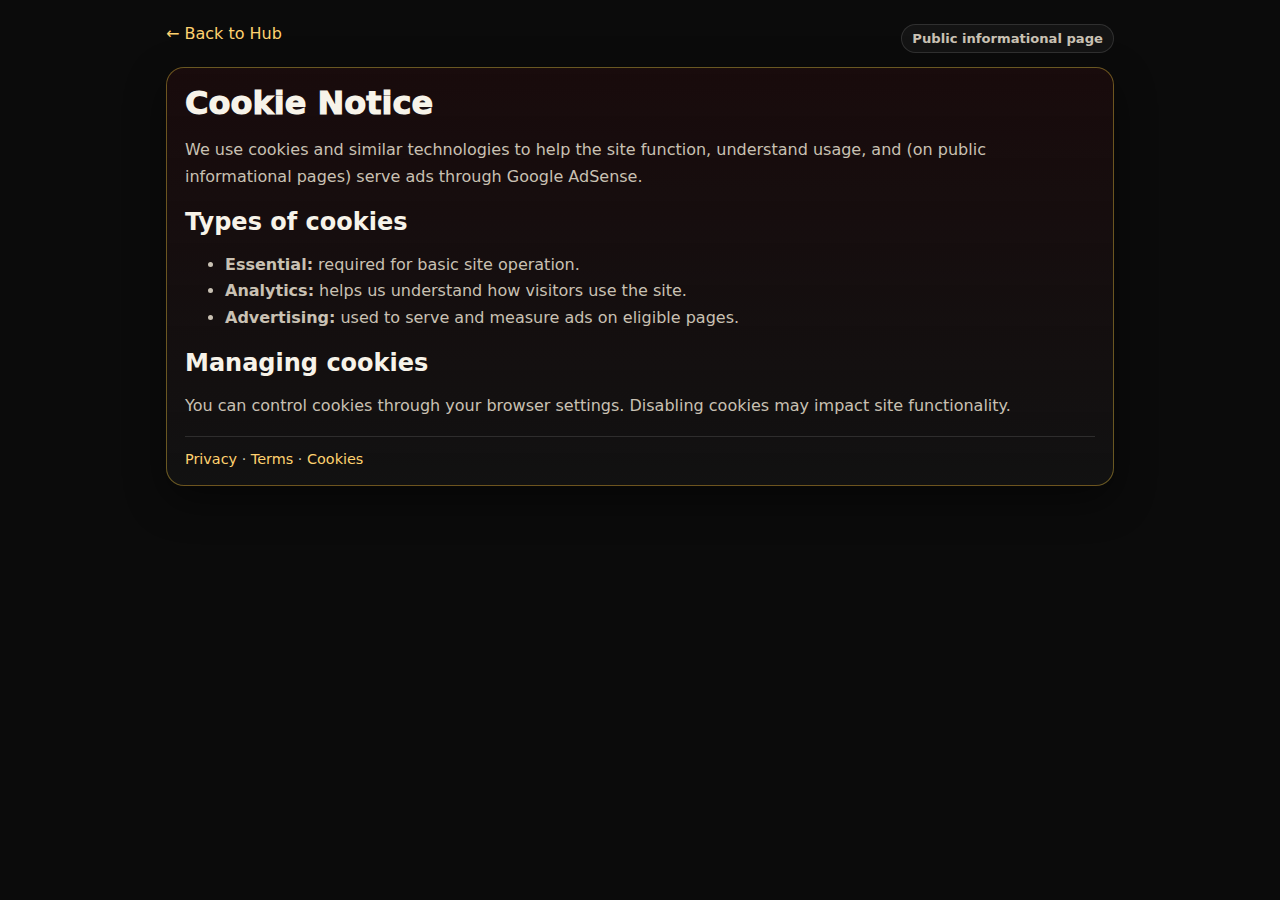
<file: cookies.html>
<!doctype html>
<html lang="en">
<head>
  <meta charset="utf-8" />
  <meta name="viewport" content="width=device-width, initial-scale=1" />
  <title>Cookie Notice · MBCC</title>
  <meta name="robots" content="index, follow" />
  <style>
    :root{--bg:#0b0b0b;--panel:#121212;--text:#f7f3e9;--muted:#c9c1b3;--red:#c1121f;--gold:#d4af37;--gold2:#ffd26f;--border:rgba(212,175,55,.45);--shadow:0 14px 40px rgba(0,0,0,.45);}
    *{box-sizing:border-box}
    body{margin:0;background:var(--bg);color:var(--text);font-family:system-ui,-apple-system,Segoe UI,Roboto,Inter,Arial,sans-serif}
    a{color:var(--gold2);text-decoration:none} a:hover{text-decoration:underline}
    .wrap{max-width:980px;margin:0 auto;padding:24px 16px 56px}
    .card{background:linear-gradient(180deg, rgba(193,18,31,.08), rgba(18,18,18,.98));border:1px solid var(--border);border-radius:18px;padding:18px;box-shadow:var(--shadow);}
    h1{margin:0 0 10px;font-size:2rem;line-height:1.1;font-weight:1000}
    h2{margin:18px 0 8px}
    p,li{color:var(--muted);line-height:1.65}
    .top{display:flex;justify-content:space-between;gap:10px;flex-wrap:wrap;margin-bottom:14px}
    .pill{padding:6px 10px;border-radius:999px;border:1px solid rgba(255,255,255,.12);background:rgba(255,255,255,.04);color:var(--muted);font-size:.82rem;font-weight:850}
    .footer{margin-top:16px;color:var(--muted);font-size:.9rem}
  </style>
<script async src="https://pagead2.googlesyndication.com/pagead/js/adsbygoogle.js?client=ca-pub-8387411349417007"
     crossorigin="anonymous"></script>
</head>
<body>
  <div class="wrap">
    <div class="top">
      <div><a href="index.html">← Back to Hub</a></div>
      <div class="pill">Public informational page</div>
    </div>
    <div class="card">
      
<h1>Cookie Notice</h1>
<p>We use cookies and similar technologies to help the site function, understand usage, and (on public informational pages) serve ads through Google AdSense.</p>
<h2>Types of cookies</h2>
<ul>
  <li><strong>Essential:</strong> required for basic site operation.</li>
  <li><strong>Analytics:</strong> helps us understand how visitors use the site.</li>
  <li><strong>Advertising:</strong> used to serve and measure ads on eligible pages.</li>
</ul>
<h2>Managing cookies</h2>
<p>You can control cookies through your browser settings. Disabling cookies may impact site functionality.</p>

      <div class="footer">
        <hr style="border:0;height:1px;background:rgba(255,255,255,.12);margin:14px 0;">
        <a href="privacy.html">Privacy</a> · <a href="terms.html">Terms</a> · <a href="cookies.html">Cookies</a>
      </div>
    </div>
  </div>
</body>
</html>
</file>
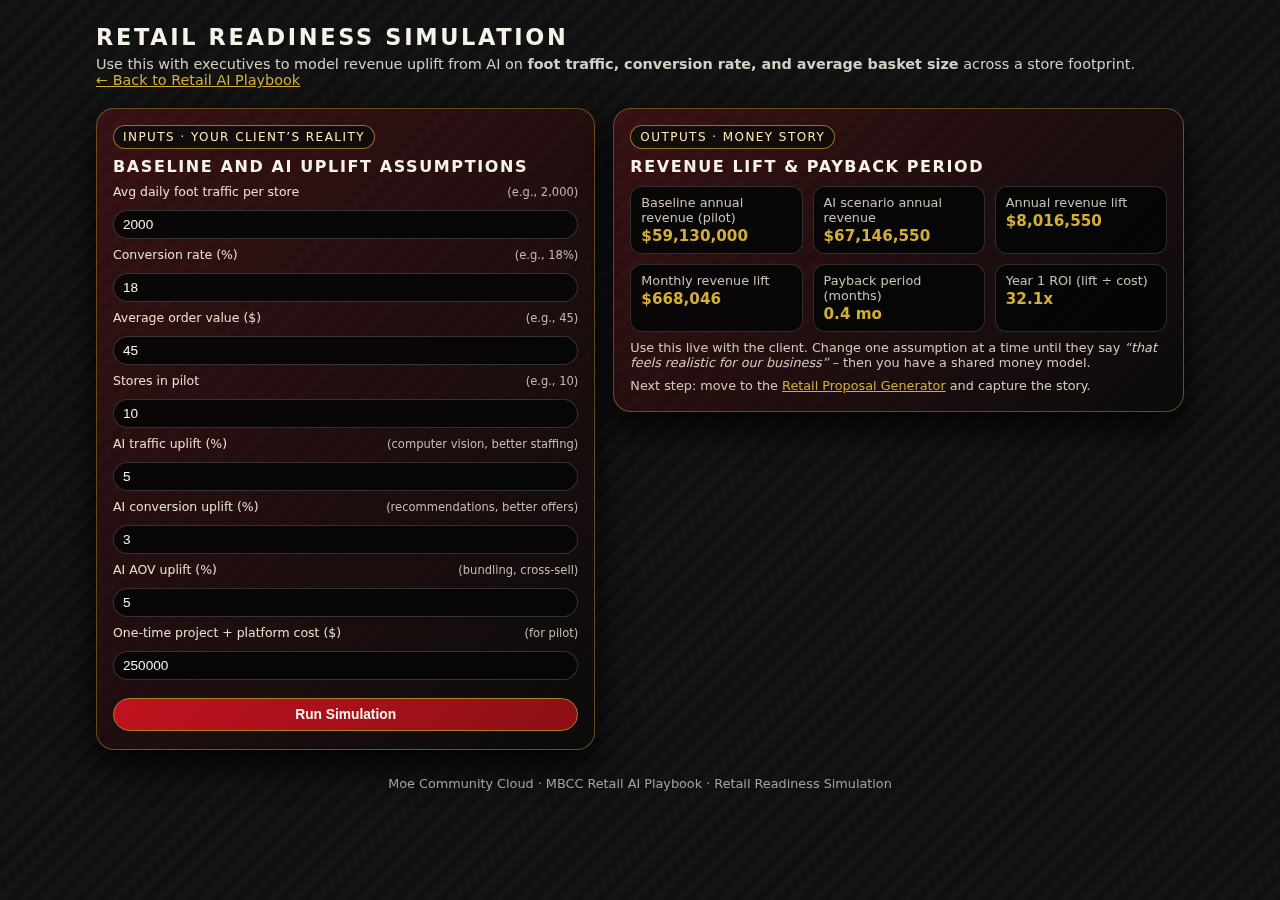
<file: designer.html>
<!DOCTYPE html>
<html lang="en">
<head>
  <meta charset="UTF-8" />
  <title>Retail Readiness Simulation · MBCC Retail AI Playbook</title>
  <meta name="viewport" content="width=device-width, initial-scale=1" />
  <style>
    :root {
      --mbcc-red: #c1121f;
      --mbcc-black: #0b0b0b;
      --mbcc-gold: #d4af37;
      --mbcc-gold-dark: #a8831e;
      --mbcc-offwhite: #f7f3e9;
      --card-radius: 18px;
    }

    * { box-sizing: border-box; margin: 0; padding: 0; }

    body {
      font-family: system-ui, -apple-system, BlinkMacSystemFont, "Segoe UI", sans-serif;
      min-height: 100vh;
      background:
        repeating-linear-gradient(
          135deg,
          #101010,
          #101010 8px,
          #141414 8px,
          #141414 16px
        );
      color: var(--mbcc-offwhite);
    }

    .page {
      max-width: 1120px;
      margin: 0 auto;
      padding: 24px 16px 40px;
    }

    header {
      margin-bottom: 20px;
    }

    header h1 {
      font-size: 1.4rem;
      text-transform: uppercase;
      letter-spacing: 0.12em;
    }

    header p {
      margin-top: 6px;
      font-size: 0.9rem;
      color: #d5cec3;
    }

    a {
      color: var(--mbcc-gold);
    }

    .layout {
      display: grid;
      grid-template-columns: minmax(0, 1.4fr) minmax(0, 1.6fr);
      gap: 18px;
      align-items: flex-start;
    }

    .card {
      border-radius: var(--card-radius);
      padding: 16px 16px 18px;
      background:
        linear-gradient(135deg, rgba(193,18,31,0.22), rgba(11,11,11,0.96));
      border: 1px solid rgba(212,175,55,0.4);
      box-shadow: 0 16px 34px rgba(0,0,0,0.85);
      position: relative;
      overflow: hidden;
    }

    .card::before {
      content: "";
      position: absolute;
      inset: 0;
      background:
        repeating-linear-gradient(
          135deg,
          rgba(255,255,255,0.04),
          rgba(255,255,255,0.04) 6px,
          transparent 6px,
          transparent 12px
        );
      opacity: 0.18;
      mix-blend-mode: soft-light;
      pointer-events: none;
    }

    .card h2 {
      font-size: 1rem;
      text-transform: uppercase;
      letter-spacing: 0.1em;
      margin-bottom: 8px;
    }

    .pill {
      display: inline-flex;
      align-items: center;
      gap: 6px;
      padding: 4px 9px;
      border-radius: 999px;
      border: 1px solid rgba(212,175,55,0.65);
      font-size: 0.75rem;
      text-transform: uppercase;
      letter-spacing: 0.12em;
      color: #ffe9b8;
      background: rgba(11,11,11,0.8);
      margin-bottom: 8px;
    }

    .form-grid {
      display: grid;
      grid-template-columns: minmax(0, 1fr);
      gap: 8px;
      position: relative;
      z-index: 1;
    }

    label {
      font-size: 0.78rem;
      color: #e6ded0;
      display: flex;
      justify-content: space-between;
      align-items: baseline;
      gap: 6px;
    }

    label span {
      font-size: 0.72rem;
      color: #c3bbaf;
    }

    input {
      width: 100%;
      margin-top: 3px;
      border-radius: 999px;
      border: 1px solid rgba(255,255,255,0.18);
      padding: 6px 9px;
      background: rgba(5,5,5,0.9);
      color: var(--mbcc-offwhite);
      font-size: 0.85rem;
    }

    input:focus {
      outline: none;
      border-color: var(--mbcc-gold);
      box-shadow: 0 0 0 1px rgba(212,175,55,0.4);
    }

    .btn {
      margin-top: 10px;
      display: inline-flex;
      align-items: center;
      justify-content: center;
      padding: 8px 16px;
      border-radius: 999px;
      font-size: 0.86rem;
      text-decoration: none;
      border: 1px solid var(--mbcc-gold-dark);
      color: var(--mbcc-offwhite);
      background: linear-gradient(135deg, var(--mbcc-red), #8b1017);
      cursor: pointer;
      transition:
        transform 0.12s ease-out,
        box-shadow 0.12s ease-out,
        border-color 0.12s ease-out;
      font-weight: 600;
    }

    .btn:hover {
      transform: translateY(-1px);
      box-shadow: 0 8px 20px rgba(0,0,0,0.9);
      border-color: #ffd26f;
    }

    .results-grid {
      position: relative;
      z-index: 1;
      display: grid;
      grid-template-columns: repeat(auto-fit, minmax(150px, 1fr));
      gap: 10px;
      margin-top: 10px;
    }

    .metric {
      border-radius: 12px;
      padding: 8px 10px;
      border: 1px solid rgba(255,255,255,0.16);
      background: rgba(5,5,5,0.92);
      font-size: 0.8rem;
    }

    .metric-label {
      color: #c9c2b5;
    }

    .metric-value {
      font-weight: 600;
      color: var(--mbcc-gold);
      margin-top: 2px;
      font-size: 0.95rem;
    }

    .note {
      margin-top: 8px;
      font-size: 0.8rem;
      color: #d1c9bc;
    }

    footer {
      margin-top: 26px;
      text-align: center;
      font-size: 0.8rem;
      color: #b8b1a4;
      opacity: 0.9;
    }

    @media (max-width: 820px) {
      .layout {
        grid-template-columns: minmax(0, 1fr);
      }
    }
  </style>
<script async src="https://pagead2.googlesyndication.com/pagead/js/adsbygoogle.js?client=ca-pub-8387411349417007"
     crossorigin="anonymous"></script>
</head>
<body>
  <div class="page">
    <header>
      <h1>Retail Readiness Simulation</h1>
      <p>
        Use this with executives to model revenue uplift from AI on
        <strong>foot traffic, conversion rate, and average basket size</strong> across a store footprint.
        <br/>
        <a href="index.html">← Back to Retail AI Playbook</a>
      </p>
    </header>

    <main class="layout">
      <section class="card">
        <div class="pill">Inputs · Your client’s reality</div>
        <h2>Baseline and AI uplift assumptions</h2>
        <div class="form-grid">
          <label>
            Avg daily foot traffic per store
            <span>(e.g., 2,000)</span>
          </label>
          <input type="number" id="traffic" value="2000" min="0" />

          <label>
            Conversion rate (%)
            <span>(e.g., 18%)</span>
          </label>
          <input type="number" id="conversion" value="18" min="0" max="100" />

          <label>
            Average order value ($)
            <span>(e.g., 45)</span>
          </label>
          <input type="number" id="aov" value="45" min="0" />

          <label>
            Stores in pilot
            <span>(e.g., 10)</span>
          </label>
          <input type="number" id="stores" value="10" min="1" />

          <label>
            AI traffic uplift (%)
            <span>(computer vision, better staffing)</span>
          </label>
          <input type="number" id="upliftTraffic" value="5" min="0" />

          <label>
            AI conversion uplift (%)
            <span>(recommendations, better offers)</span>
          </label>
          <input type="number" id="upliftConversion" value="3" min="0" />

          <label>
            AI AOV uplift (%)
            <span>(bundling, cross-sell)</span>
          </label>
          <input type="number" id="upliftAov" value="5" min="0" />

          <label>
            One-time project + platform cost ($)
            <span>(for pilot)</span>
          </label>
          <input type="number" id="projectCost" value="250000" min="0" />

          <button class="btn" type="button" onclick="runSimulation()">Run Simulation</button>
        </div>
      </section>

      <section class="card">
        <div class="pill">Outputs · Money story</div>
        <h2>Revenue lift & payback period</h2>
        <div class="results-grid">
          <div class="metric">
            <div class="metric-label">Baseline annual revenue (pilot)</div>
            <div class="metric-value" id="baselineRevenue">$0</div>
          </div>
          <div class="metric">
            <div class="metric-label">AI scenario annual revenue</div>
            <div class="metric-value" id="aiRevenue">$0</div>
          </div>
          <div class="metric">
            <div class="metric-label">Annual revenue lift</div>
            <div class="metric-value" id="revenueLift">$0</div>
          </div>
          <div class="metric">
            <div class="metric-label">Monthly revenue lift</div>
            <div class="metric-value" id="monthlyLift">$0</div>
          </div>
          <div class="metric">
            <div class="metric-label">Payback period (months)</div>
            <div class="metric-value" id="paybackMonths">–</div>
          </div>
          <div class="metric">
            <div class="metric-label">Year 1 ROI (lift ÷ cost)</div>
            <div class="metric-value" id="roi">–</div>
          </div>
        </div>
        <p class="note">
          Use this live with the client. Change one assumption at a time until they say
          <em>“that feels realistic for our business”</em> – then you have a shared money model.
        </p>
        <p class="note">
          Next step: move to the <a href="proposal.html">Retail Proposal Generator</a> and capture the story.
        </p>
      </section>
    </main>

    <footer>
      Moe Community Cloud · MBCC Retail AI Playbook · Retail Readiness Simulation
    </footer>
  </div>

  <script>
    function formatMoney(value) {
      if (!isFinite(value)) return "$0";
      return "$" + value.toLocaleString(undefined, { maximumFractionDigits: 0 });
    }

    function formatNumber(value) {
      if (!isFinite(value)) return "–";
      return value.toLocaleString(undefined, { maximumFractionDigits: 1 });
    }

    function runSimulation() {
      const traffic = parseFloat(document.getElementById('traffic').value) || 0;
      const conversion = (parseFloat(document.getElementById('conversion').value) || 0) / 100;
      const aov = parseFloat(document.getElementById('aov').value) || 0;
      const stores = parseInt(document.getElementById('stores').value, 10) || 0;

      const upliftTraffic = (parseFloat(document.getElementById('upliftTraffic').value) || 0) / 100;
      const upliftConversion = (parseFloat(document.getElementById('upliftConversion').value) || 0) / 100;
      const upliftAov = (parseFloat(document.getElementById('upliftAov').value) || 0) / 100;

      const projectCost = parseFloat(document.getElementById('projectCost').value) || 0;

      const daysPerYear = 365;

      // Baseline daily revenue per store
      const baselineDailyPerStore = traffic * conversion * aov;
      const baselineAnnual = baselineDailyPerStore * daysPerYear * stores;

      // AI scenario
      const aiTraffic = traffic * (1 + upliftTraffic);
      const aiConversion = conversion * (1 + upliftConversion);
      const aiAovVal = aov * (1 + upliftAov);

      const aiDailyPerStore = aiTraffic * aiConversion * aiAovVal;
      const aiAnnual = aiDailyPerStore * daysPerYear * stores;

      const liftAnnual = aiAnnual - baselineAnnual;
      const liftMonthly = liftAnnual / 12;

      const paybackMonths = projectCost > 0 && liftMonthly > 0 ? projectCost / liftMonthly : NaN;
      const roi = projectCost > 0 ? (liftAnnual / projectCost) : NaN;

      document.getElementById('baselineRevenue').textContent = formatMoney(baselineAnnual);
      document.getElementById('aiRevenue').textContent = formatMoney(aiAnnual);
      document.getElementById('revenueLift').textContent = formatMoney(liftAnnual);
      document.getElementById('monthlyLift').textContent = formatMoney(liftMonthly);
      document.getElementById('paybackMonths').textContent = isFinite(paybackMonths) ? formatNumber(paybackMonths) + " mo" : "–";
      document.getElementById('roi').textContent = isFinite(roi) ? formatNumber(roi) + "x" : "–";
    }

    // Run once on load with defaults
    runSimulation();
  </script>
</body>
</html>
</file>
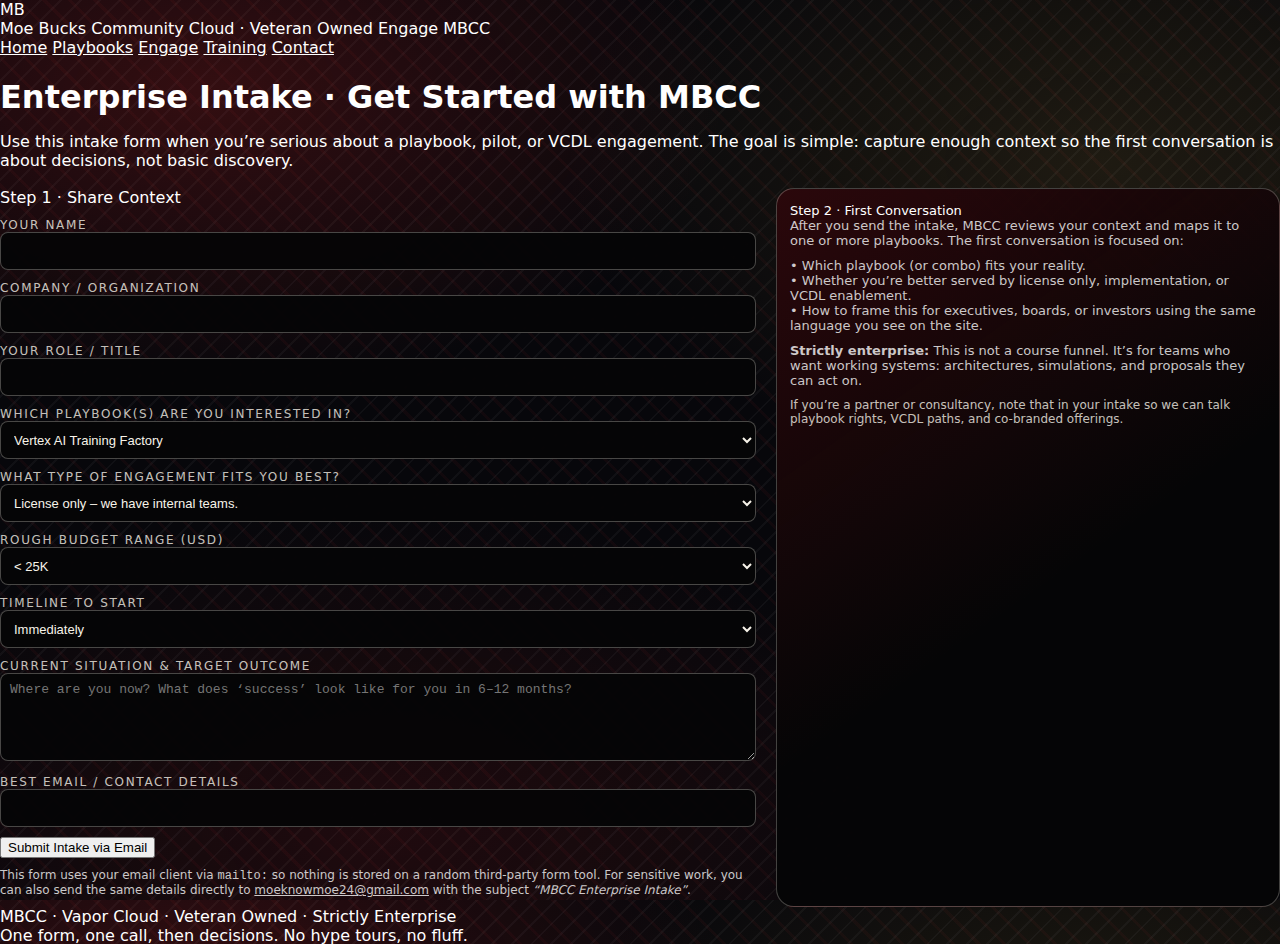
<file: engage.html>
<!DOCTYPE html>
<html lang="en">
<head>
  <meta charset="UTF-8" />
  <title>Engage MBCC · Enterprise Intake · MoeCommunityCloud</title>
  <meta name="viewport" content="width=device-width, initial-scale=1" />
  <link rel="stylesheet" href="assets/styles.css" />
  <style>
    .engage-layout {
      display: grid;
      grid-template-columns: minmax(0, 3fr) minmax(0, 2fr);
      gap: 20px;
    }
    .engage-form {
      margin-top: 10px;
      display: grid;
      gap: 10px;
      font-size: 13px;
    }
    .engage-form label {
      font-size: 12px;
      text-transform: uppercase;
      letter-spacing: 0.14em;
      color: rgba(247,243,233,0.8);
    }
    .engage-form input,
    .engage-form select,
    .engage-form textarea {
      width: 100%;
      padding: 8px 9px;
      border-radius: 8px;
      border: 1px solid rgba(247,243,233,0.28);
      background: rgba(5,5,6,0.96);
      color: #f7f3e9;
      font-size: 13px;
      resize: vertical;
      min-height: 38px;
    }
    .engage-form textarea {
      min-height: 88px;
    }
    .engage-note {
      font-size: 12px;
      color: rgba(247,243,233,0.8);
      margin-top: 8px;
    }
    .engage-side-card {
      border-radius: 18px;
      border: 1px solid rgba(247,243,233,0.26);
      background:
        linear-gradient(145deg, rgba(193,18,31,0.2), transparent 55%),
        rgba(5,5,6,0.97);
      padding: 14px 13px 12px;
      font-size: 13px;
    }
    @media (max-width: 880px) {
      .engage-layout {
        grid-template-columns: minmax(0, 1fr);
      }
    }
  </style>
<script async src="https://pagead2.googlesyndication.com/pagead/js/adsbygoogle.js?client=ca-pub-8387411349417007"
     crossorigin="anonymous"></script>
</head>
<body>
  <div class="mbcc-shell">
    <header class="mbcc-header">
      <div class="mbcc-logo">
        <div class="mbcc-logo-mark">MB</div>
        <div class="mbcc-logo-text">
          <span>Moe Bucks Community Cloud · Veteran Owned</span>
          <span>Engage MBCC</span>
        </div>
      </div>
      <nav class="mbcc-nav">
        <a href="index.html">Home</a>
        <a href="playbooks.html">Playbooks</a>
        <a href="engage.html">Engage</a>
        <a href="index.html#training">Training</a>
        <a href="index.html#contact">Contact</a>
      </nav>
    </header>

    <main class="mbcc-main-card">
      <section>
        <h1 class="hero-title" style="margin-bottom:6px;">Enterprise Intake · Get Started with MBCC</h1>
        <p class="page-tagline">
          Use this intake form when you’re serious about a playbook, pilot, or VCDL engagement. The goal is simple:
          capture enough context so the first conversation is about decisions, not basic discovery.
        </p>
      </section>

      <section class="section">
        <div class="engage-layout">
          <div>
            <div class="small-label">Step 1 · Share Context</div>
            <form class="engage-form"
                  action="mailto:moeknowmoe24@gmail.com"
                  method="post"
                  enctype="text/plain">
              <div>
                <label for="name">Your Name</label>
                <input id="name" name="Name" type="text" required />
              </div>
              <div>
                <label for="company">Company / Organization</label>
                <input id="company" name="Company" type="text" />
              </div>
              <div>
                <label for="role">Your Role / Title</label>
                <input id="role" name="Role" type="text" />
              </div>
              <div>
                <label for="playbook">Which playbook(s) are you interested in?</label>
                <select id="playbook" name="Playbooks">
                  <option value="Vertex AI Training Factory">Vertex AI Training Factory</option>
                  <option value="AI Infrastructure & Vapor Cloud">AI Infrastructure & Vapor Cloud</option>
                  <option value="Edge & IoT Monetization">Edge & IoT Monetization</option>
                  <option value="Zero Trust & AI Governance">Zero Trust & AI Governance</option>
                  <option value="AI Bubble Crash Monetization">AI Bubble Crash Monetization</option>
                  <option value="Smart Home Automation">Smart Home Automation</option>
                  <option value="Multiple / Not Sure">Multiple / Not Sure</option>
                </select>
              </div>
              <div>
                <label for="lane">What type of engagement fits you best?</label>
                <select id="lane" name="EngagementType">
                  <option value="License Only">License only – we have internal teams.</option>
                  <option value="License + Implementation">License + implementation with MBCC.</option>
                  <option value="VCDL Training / Partner">VCDL training / partner enablement.</option>
                  <option value="Not Sure">Not sure – want your recommendation.</option>
                </select>
              </div>
              <div>
                <label for="budget">Rough budget range (USD)</label>
                <select id="budget" name="BudgetRange">
                  <option value="Under 25k">&lt; 25K</option>
                  <option value="25k-75k">25K – 75K</option>
                  <option value="75k-150k">75K – 150K</option>
                  <option value="150k-plus">&gt; 150K</option>
                  <option value="Exploratory">Exploratory / TBD</option>
                </select>
              </div>
              <div>
                <label for="timeline">Timeline to start</label>
                <select id="timeline" name="Timeline">
                  <option value="Immediately">Immediately</option>
                  <option value="30-60 days">30–60 days</option>
                  <option value="This quarter">This quarter</option>
                  <option value="Exploratory">Exploratory / just scoping</option>
                </select>
              </div>
              <div>
                <label for="context">Current situation & target outcome</label>
                <textarea id="context" name="Context" placeholder="Where are you now? What does ‘success’ look like for you in 6–12 months?"></textarea>
              </div>
              <div>
                <label for="contact">Best email / contact details</label>
                <input id="contact" name="ContactDetails" type="text" required />
              </div>
              <div>
                <button type="submit" class="btn-primary">Submit Intake via Email</button>
              </div>
              <p class="engage-note">
                This form uses your email client via <code>mailto:</code> so nothing is stored on a random third-party
                form tool. For sensitive work, you can also send the same details directly to
                <a href="mailto:moeknowmoe24@gmail.com">moeknowmoe24@gmail.com</a> with the subject
                <em>“MBCC Enterprise Intake”</em>.
              </p>
            </form>
          </div>
          <aside class="engage-side-card">
            <div class="small-label">Step 2 · First Conversation</div>
            <p>
              After you send the intake, MBCC reviews your context and maps it to one or more playbooks. The first
              conversation is focused on:
            </p>
            <p style="margin-top:6px;">
              • Which playbook (or combo) fits your reality.<br/>
              • Whether you’re better served by license only, implementation, or VCDL enablement.<br/>
              • How to frame this for executives, boards, or investors using the same language you see on the site.
            </p>
            <p style="margin-top:8px;">
              <strong>Strictly enterprise:</strong> This is not a course funnel. It’s for teams who want working
              systems: architectures, simulations, and proposals they can act on.
            </p>
            <p style="margin-top:8px;font-size:12px;color:rgba(247,243,233,0.8);">
              If you’re a partner or consultancy, note that in your intake so we can talk playbook rights, VCDL paths,
              and co-branded offerings.
            </p>
          </aside>
        </div>
      </section>
    </main>
  </div>

  <footer class="mbcc-footer">
    <div class="mbcc-footer-inner">
      <div class="mbcc-footer-cta">
        MBCC · Vapor Cloud · Veteran Owned · Strictly Enterprise
      </div>
      <div>
        One form, one call, then decisions. No hype tours, no fluff.
      </div>
    </div>
  </footer>
</body>
</html>
</file>
<file: assets/styles.css>
:root{
  --bg:#07070b;
  --panel:#0d0d14;
  --panel2:#121222;
  --text:#ffffff;
  --muted:rgba(255,255,255,.78);
  --muted2:rgba(255,255,255,.60);
  --red:#ff2d2d;
  --red2:#ff5a5a;
  --gold:#f2c94c;
  --line:rgba(255,255,255,.14);
  --shadow:rgba(0,0,0,.55);
}

*{box-sizing:border-box}
html,body{height:100%}
body{
  margin:0;
  font-family: system-ui, -apple-system, Segoe UI, Roboto, Arial, sans-serif;
  color:var(--text);
  background:
    radial-gradient(900px 520px at 16% 10%, rgba(255,45,45,.18), transparent 58%),
    radial-gradient(900px 520px at 86% 18%, rgba(242,201,76,.10), transparent 60%),
    radial-gradient(900px 520px at 30% 92%, rgba(255,45,45,.10), transparent 62%),
    repeating-linear-gradient(135deg, rgba(255,255,255,.035) 0 2px, transparent 2px 14px),
    repeating-linear-gradient(45deg, rgba(255,45,45,.04) 0 3px, transparent 3px 18px),
    var(--bg);
}

a{color:inherit}
.container{max-width:1120px;margin:0 auto;padding:24px}

.nav{
  position:sticky;top:0;z-index:10;
  backdrop-filter: blur(10px);
  background: rgba(7,7,11,.70);
  border-bottom:1px solid var(--line);
}
.nav-inner{
  display:flex;gap:14px;align-items:center;justify-content:space-between;
  padding:14px 24px;max-width:1120px;margin:0 auto
}
.brand{display:flex;gap:12px;align-items:center;text-decoration:none}
.logo{
  width:38px;height:38px;border-radius:12px;
  background: linear-gradient(135deg, rgba(255,45,45,.98), rgba(242,201,76,.92));
  box-shadow:0 14px 40px var(--shadow);
  border:1px solid rgba(255,255,255,.16);
}
.brand b{letter-spacing:.3px}
.small{font-size:.9rem;color:var(--muted2)}

.links{display:flex;gap:10px;flex-wrap:wrap;align-items:center}
.links a{
  text-decoration:none;
  padding:8px 10px;border-radius:10px;
  border:1px solid transparent;
  color:var(--muted);
}
.links a:hover{
  border-color:rgba(255,45,45,.35);
  color:#fff;
  background:rgba(255,45,45,.10)
}

.hero{
  padding:28px 0 10px 0;
  display:grid;grid-template-columns: 1.2fr .8fr;gap:18px;align-items:stretch;
}
@media (max-width: 920px){.hero{grid-template-columns:1fr}}

.card{
  border:1px solid var(--line);
  background: linear-gradient(180deg, rgba(13,13,20,.92), rgba(18,18,34,.82));
  border-radius:18px;
  box-shadow:0 22px 70px rgba(0,0,0,.55);
  position:relative;
  overflow:hidden;
}
.card::before{
  content:"";
  position:absolute;inset:0;
  background:
    radial-gradient(420px 220px at 12% 10%, rgba(255,45,45,.10), transparent 60%),
    radial-gradient(420px 220px at 88% 22%, rgba(242,201,76,.08), transparent 62%);
  pointer-events:none;
}

.hero-card{padding:18px 18px 16px 18px}
.kicker{
  color:var(--muted);
  font-weight:700;
  letter-spacing:.14em;
  text-transform:uppercase;
  font-size:.78rem
}
.h1{font-size:2.05rem;line-height:1.1;margin:.5rem 0 0 0}
.sub{margin:.65rem 0 0 0;color:var(--muted);max-width:62ch}

.actions{display:flex;gap:10px;flex-wrap:wrap;margin-top:14px}

.btn{
  display:inline-flex;align-items:center;gap:10px;
  padding:10px 12px;border-radius:12px;
  border:1px solid rgba(255,255,255,.16);
  background:rgba(255,255,255,.04);
  text-decoration:none;
  color:#fff;
  transition: transform .15s ease, background .15s ease, border-color .15s ease;
}
.btn.primary{
  border-color:rgba(255,45,45,.45);
  background: linear-gradient(135deg, rgba(255,45,45,.95), rgba(255,90,90,.88));
}
.btn:hover{
  transform:translateY(-1px);
  background:rgba(255,45,45,.10);
  border-color:rgba(255,45,45,.45);
}

.pills{display:flex;gap:8px;flex-wrap:wrap;margin-top:12px}
.pill{
  font-size:.82rem;
  border:1px solid rgba(255,255,255,.14);
  color:var(--muted);
  background:rgba(255,255,255,.03);
  padding:6px 10px;border-radius:999px;
}

.side{padding:14px}
.side h3{margin:0 0 6px 0}
.side p{margin:0;color:var(--muted)}

.grid{display:grid;grid-template-columns:repeat(3,1fr);gap:14px;margin-top:14px}
@media (max-width: 980px){.grid{grid-template-columns:1fr}}

.tile{padding:14px}
.tile h4{margin:0 0 6px 0}
.tile p{margin:0;color:var(--muted)}

.badge{
  display:inline-flex;gap:8px;align-items:center;
  padding:6px 10px;border:1px solid rgba(242,201,76,.30);
  border-radius:999px;color:var(--muted);
  background:rgba(242,201,76,.06);font-size:.82rem
}

hr.sep{border:none;border-top:1px solid rgba(255,255,255,.12);margin:18px 0}

.section{margin-top:18px}
.section h2{margin:0 0 8px 0}
.section p{margin:0 0 10px 0;color:var(--muted)}

.callout{padding:14px}
.callout ul{margin:10px 0 0 18px;color:var(--muted)}

.footer{
  margin-top:24px;
  padding:18px 0;
  color:var(--muted2);
  border-top:1px solid rgba(255,255,255,.12)
}
</file>
<file: tools/canvas/styles.css>
:root{
  --black:#0b0b0b;
  --red:#c1121f;
  --gold:#d4af37;
  --gold2:#a8831e;
  --off:#f7f3e9;
  --muted: rgba(247,243,233,.72);
  --card: rgba(15,15,15,.86);
  --stroke: rgba(212,175,55,.35);
  --stroke2: rgba(193,18,31,.35);
  --shadow: 0 18px 60px rgba(0,0,0,.55);
  --radius: 16px;
}

*{box-sizing:border-box}
html,body{height:100%}
body{
  margin:0;
  font-family: ui-sans-serif, system-ui, -apple-system, Segoe UI, Roboto, Arial, "Apple Color Emoji","Segoe UI Emoji";
  color:var(--off);
  background:
    radial-gradient(1200px 600px at 15% 0%, rgba(193,18,31,.22), transparent 60%),
    radial-gradient(900px 500px at 85% 10%, rgba(212,175,55,.12), transparent 60%),
    linear-gradient(180deg, rgba(11,11,11,1) 0%, rgba(8,8,8,1) 100%);
  overflow-x:hidden;
}
body:before{
  content:"";
  position:fixed;
  inset:-40px;
  background:
    repeating-linear-gradient(45deg, rgba(255,255,255,.03) 0 2px, transparent 2px 14px);
  opacity:.22;
  pointer-events:none;
  mix-blend-mode:overlay;
}

a{color:var(--off); text-decoration:none}
a:hover{color:#fff; text-decoration:underline}

.container{width:min(1160px, 92vw); margin:0 auto;}

.topbar{
  position:sticky; top:0; z-index:50;
  backdrop-filter: blur(10px);
  background: rgba(11,11,11,.72);
  border-bottom:1px solid rgba(255,255,255,.06);
}
.topbar .container{
  display:flex; align-items:center; justify-content:space-between;
  padding:14px 0;
  gap:16px;
}

.brand{display:flex; align-items:center; gap:14px; min-width: 320px;}
.mark{
  width:44px; height:44px; border-radius:12px;
  display:grid; place-items:center;
  background: linear-gradient(135deg, rgba(193,18,31,.95), rgba(212,175,55,.35));
  border:1px solid rgba(212,175,55,.55);
  box-shadow: 0 10px 30px rgba(0,0,0,.45);
  font-weight:900;
}
.brandtext .kicker{font-size:12px; color:var(--muted); letter-spacing:.12em; text-transform:uppercase}
.brandtext .title{font-size:16px; font-weight:800}
.badge{
  font-size:11px; font-weight:800;
  padding:3px 8px; border-radius:999px;
  border:1px solid rgba(212,175,55,.55);
  color:var(--off);
  background: rgba(212,175,55,.08);
  margin-left:8px;
}

.actions{display:flex; flex-wrap:wrap; gap:10px; justify-content:flex-end}
.btn{
  appearance:none; border:1px solid rgba(212,175,55,.55);
  background: linear-gradient(180deg, rgba(212,175,55,.18), rgba(212,175,55,.06));
  color:var(--off);
  padding:10px 12px;
  border-radius: 12px;
  font-weight:800;
  letter-spacing:.02em;
  cursor:pointer;
  box-shadow: 0 10px 26px rgba(0,0,0,.35);
  transition: transform .12s ease, border-color .12s ease, background .12s ease;
}
.btn:hover{transform: translateY(-1px); border-color: rgba(212,175,55,.85)}
.btn:active{transform: translateY(0)}
.btn.ghost{
  background: rgba(255,255,255,.04);
  border-color: rgba(255,255,255,.12);
  box-shadow:none;
}
.btn.ghost:hover{border-color: rgba(212,175,55,.55)}

.hero{
  display:grid; grid-template-columns: 1.3fr .9fr;
  gap:18px;
  padding:22px 0 14px;
}
.hero h1{margin:0 0 10px; font-size:34px; line-height:1.1}
.hero p{margin:0; color:var(--muted); font-size:15px; line-height:1.55}
.micro{display:flex; flex-wrap:wrap; gap:8px; margin-top:14px}
.pill{
  font-size:12px; padding:6px 10px; border-radius:999px;
  border:1px solid rgba(255,255,255,.10);
  background: rgba(255,255,255,.04);
  color:rgba(247,243,233,.9);
}

.callout{
  border-radius: var(--radius);
  background: var(--card);
  border:1px solid var(--stroke);
  box-shadow: var(--shadow);
  padding:16px;
}
.calloutTitle{font-weight:900; font-size:15px; margin-bottom:6px}
.calloutText{color:var(--muted); margin:0 0 12px; font-size:13.5px; line-height:1.55}
.calloutActions{display:flex; flex-wrap:wrap; gap:10px}

.grid{
  display:grid;
  grid-template-columns: repeat(3, 1fr);
  gap:14px;
  padding: 12px 0 26px;
}
.card{
  border-radius: var(--radius);
  background: var(--card);
  border:1px solid rgba(255,255,255,.08);
  box-shadow: var(--shadow);
  padding:14px;
}
.cardHeader{display:flex; flex-direction:column; gap:6px; margin-bottom:10px}
.cardHeader h2{margin:0; font-size:15px}
.hint{color:var(--muted); font-size:12.5px; line-height:1.35}
label{display:flex; flex-direction:column; gap:7px; font-size:12.5px; color: rgba(247,243,233,.9); margin-top:10px}
input, textarea, select{
  width:100%;
  border-radius:12px;
  border:1px solid rgba(255,255,255,.12);
  background: rgba(0,0,0,.35);
  color:var(--off);
  padding:10px 10px;
  outline:none;
}
textarea{resize:vertical}
input:focus, textarea:focus, select:focus{
  border-color: rgba(212,175,55,.65);
  box-shadow: 0 0 0 3px rgba(212,175,55,.12);
}
.fields.two{display:grid; grid-template-columns:1fr 1fr; gap:12px}
.fields.three{display:grid; grid-template-columns:1fr 1fr 1fr; gap:12px}
.card.span2{grid-column: span 2}

.footerCard{
  border-radius: var(--radius);
  background: rgba(255,255,255,.03);
  border:1px solid rgba(255,255,255,.08);
  padding:16px;
  margin-bottom:30px;
}
.footerGrid{display:grid; grid-template-columns: repeat(3, 1fr); gap:14px}
.footerCard h3{margin:0 0 6px; font-size:13px}
.footerCard p{margin:0; color:var(--muted); font-size:12.5px; line-height:1.55}
.copyright{
  border-top:1px solid rgba(255,255,255,.08);
  margin-top:14px; padding-top:12px;
  color: rgba(247,243,233,.6);
  font-size:12px;
}

.toast{
  position: fixed;
  left: 50%;
  bottom: 18px;
  transform: translateX(-50%);
  background: rgba(0,0,0,.72);
  border: 1px solid rgba(212,175,55,.35);
  color: var(--off);
  padding: 10px 12px;
  border-radius: 12px;
  box-shadow: 0 18px 50px rgba(0,0,0,.55);
  opacity: 0;
  pointer-events:none;
  transition: opacity .18s ease, transform .18s ease;
  max-width:min(720px, 92vw);
  font-size: 13px;
}
.toast.show{
  opacity: 1;
  transform: translateX(-50%) translateY(-2px);
}

@media (max-width: 980px){
  .hero{grid-template-columns:1fr}
  .grid{grid-template-columns:1fr}
  .card.span2{grid-column: span 1}
  .fields.two,.fields.three{grid-template-columns:1fr}
  .brand{min-width: unset}
  .topbar .container{flex-direction:column; align-items:flex-start}
  .actions{justify-content:flex-start}
  .footerGrid{grid-template-columns:1fr}
}
@media print{
  body{background:#fff !important; color:#111}
  body:before, .topbar, .heroRight, .actions, .toast{display:none !important}
  .card, .footerCard{box-shadow:none !important; background:#fff !important; color:#111 !important}
  input, textarea, select{border:1px solid #bbb !important; color:#111 !important; background:#fff !important}
  a{color:#111 !important; text-decoration:none !important}
}
</file>
